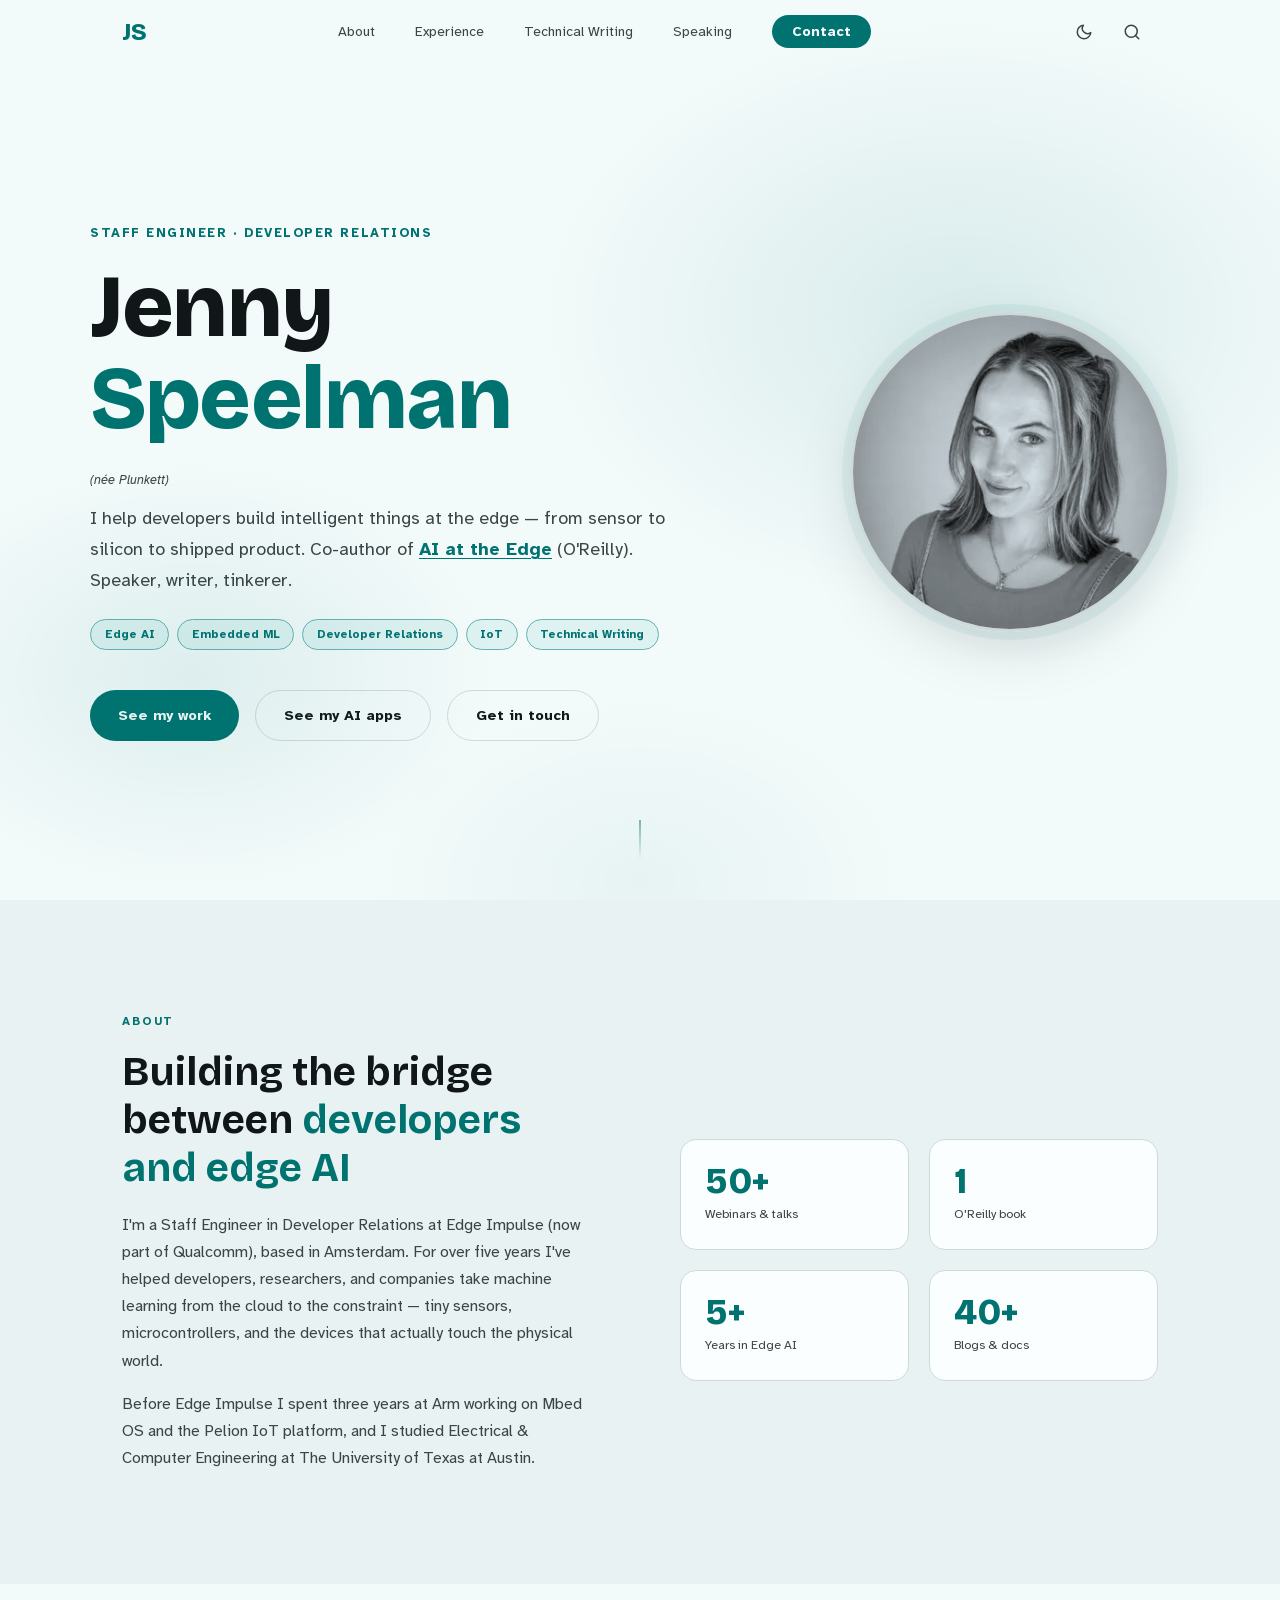
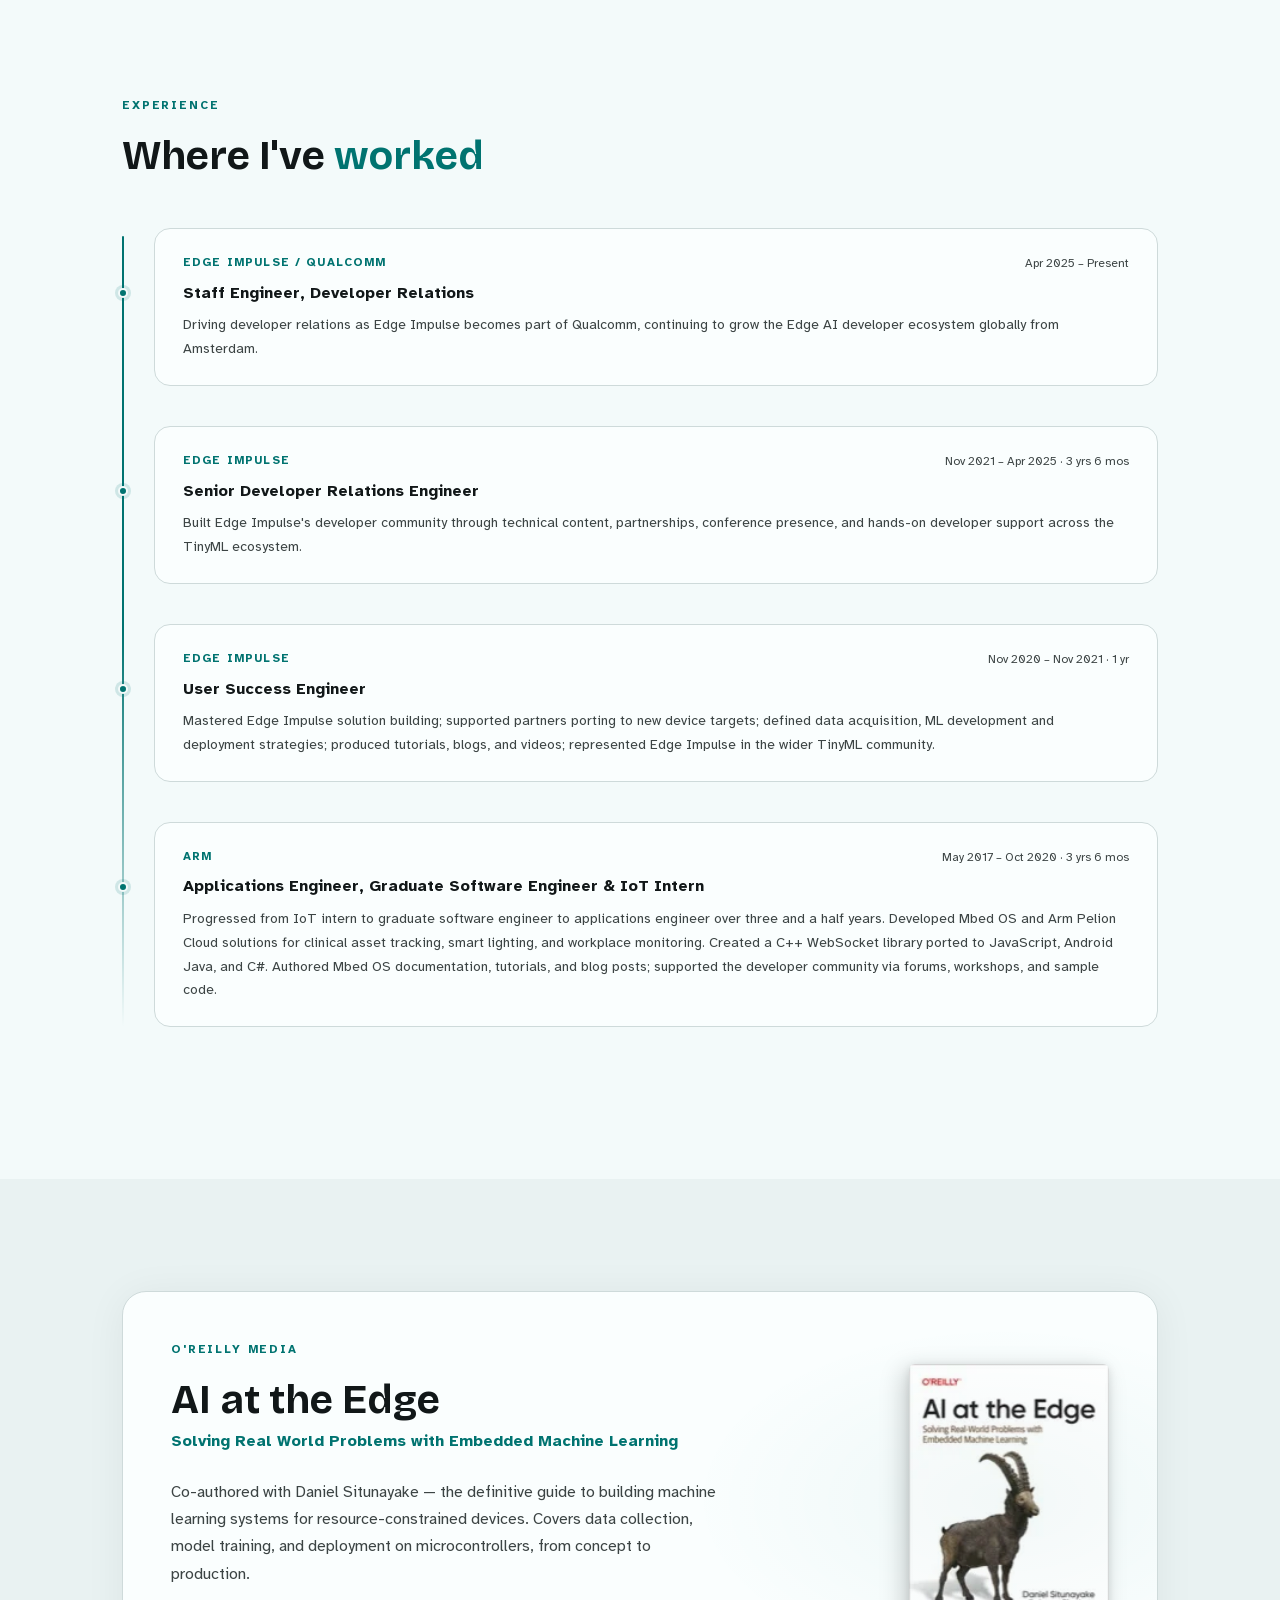
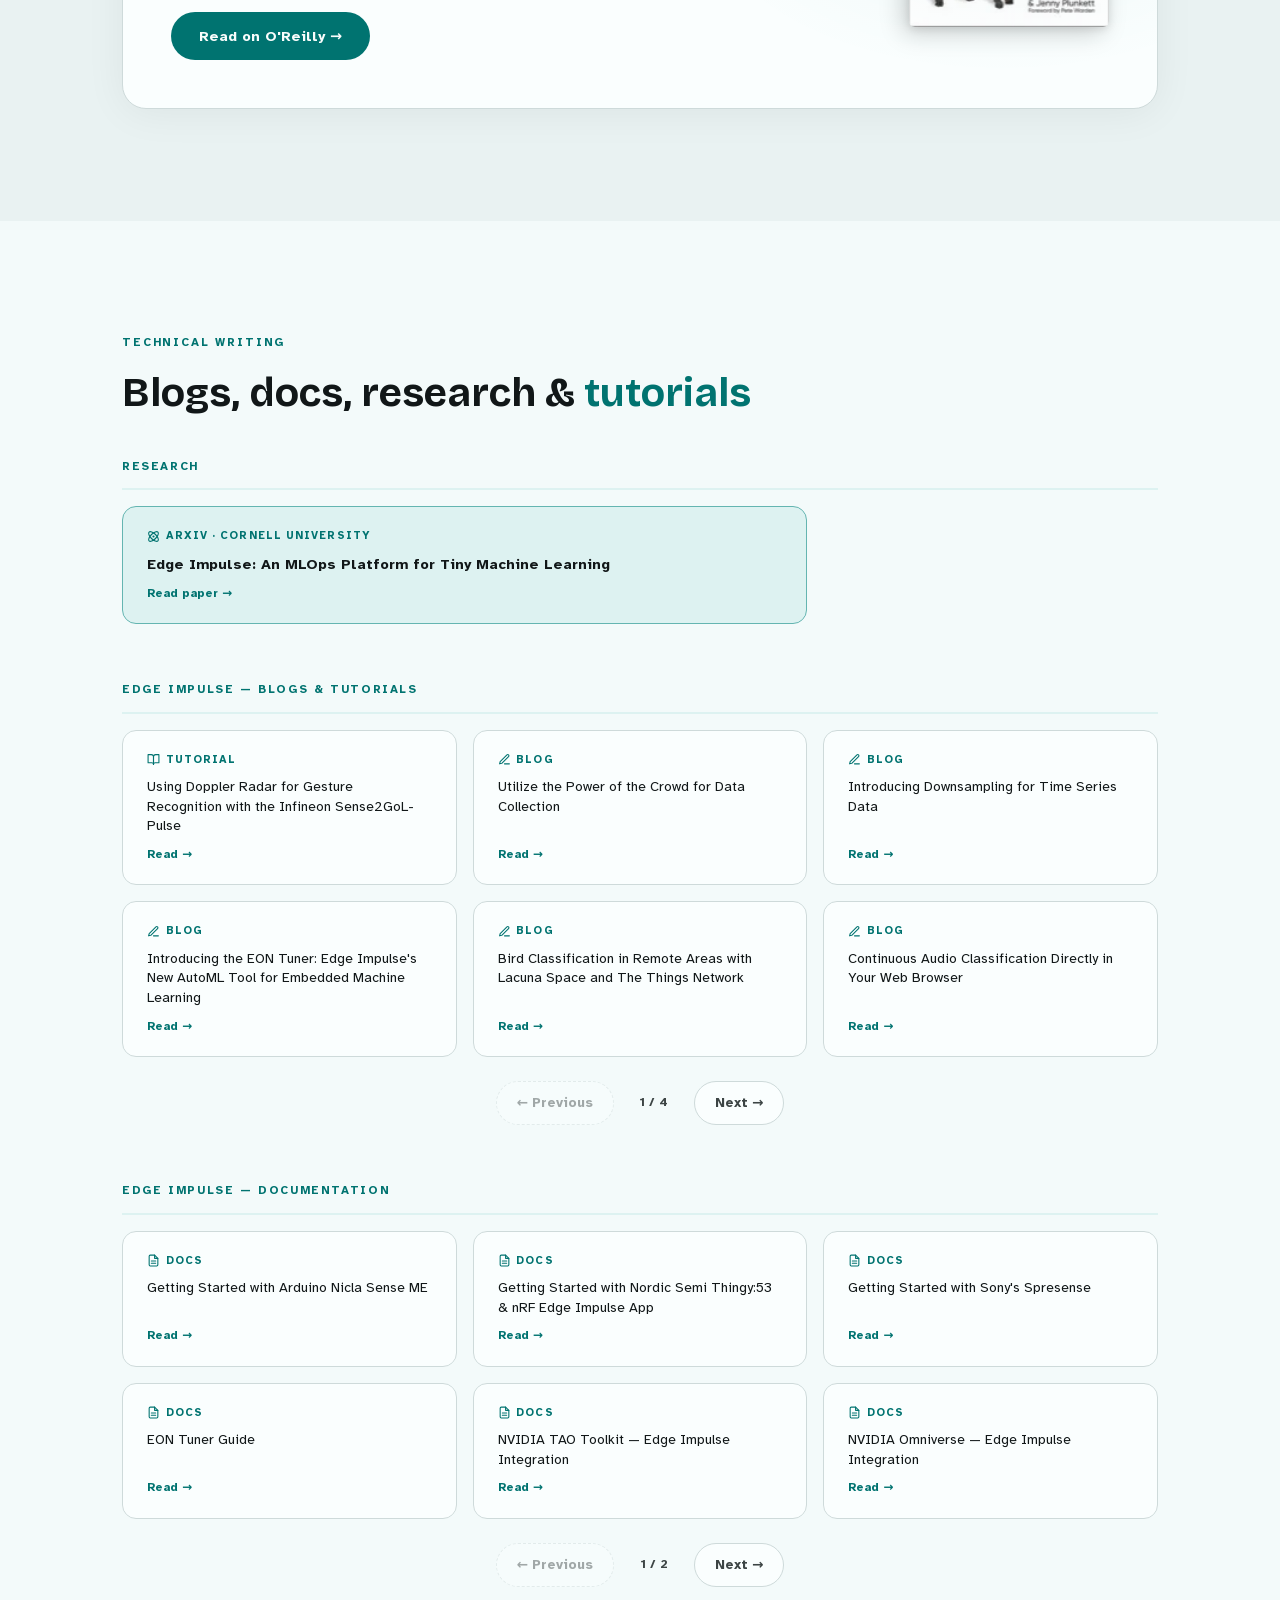
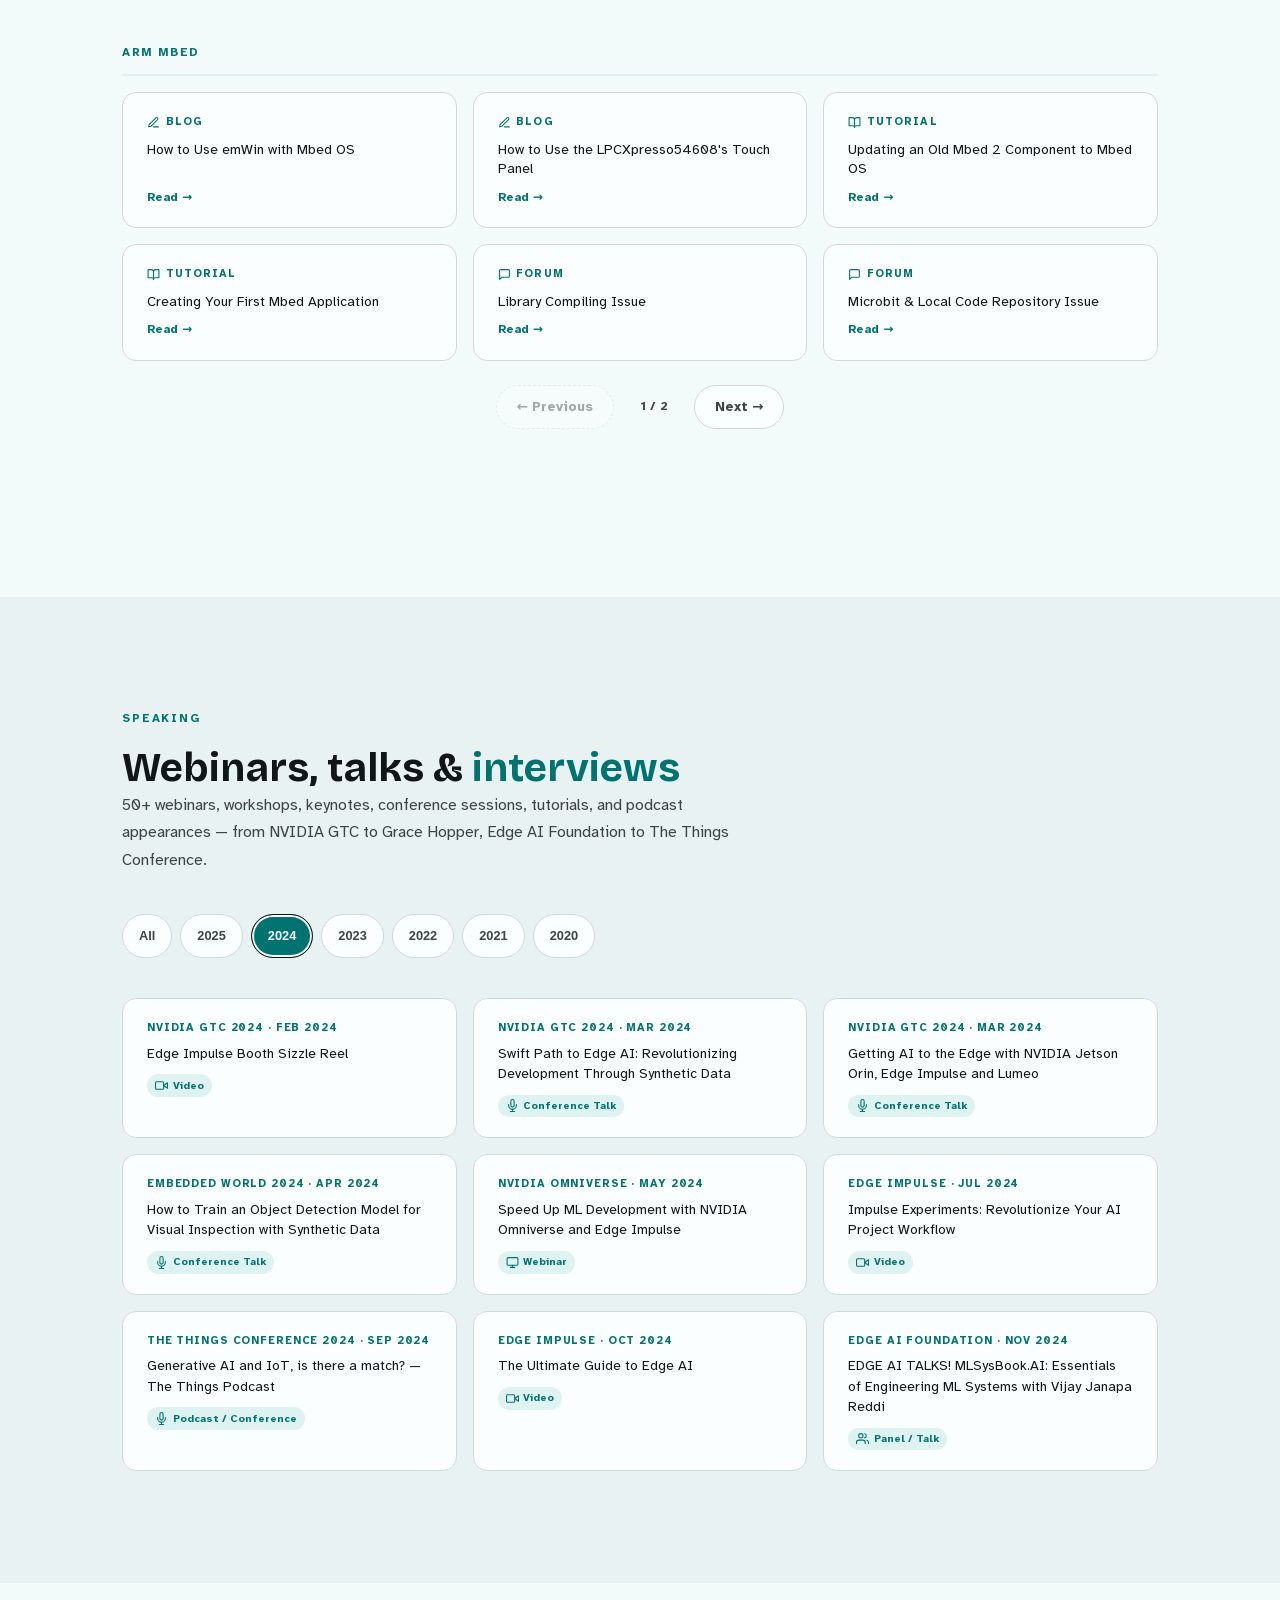
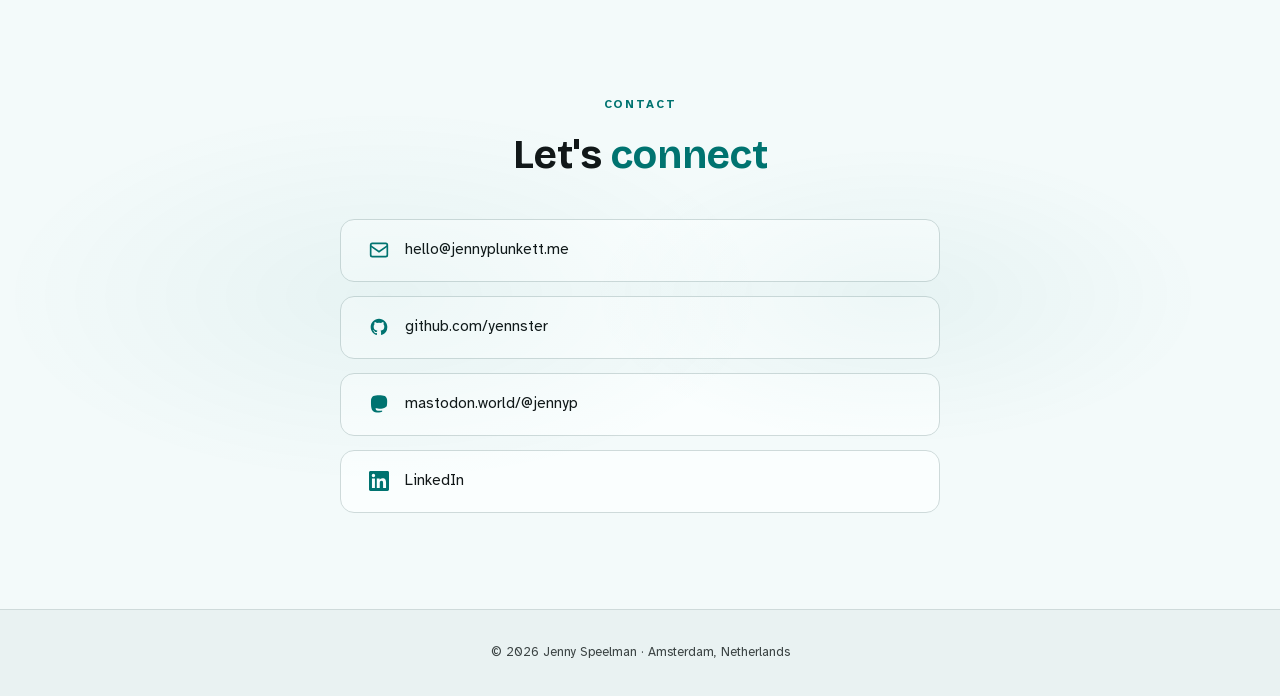
<file: index.html>
<!DOCTYPE html>
<html lang="en">
<head>
  <meta charset="UTF-8" />
  <meta name="viewport" content="width=device-width, initial-scale=1.0" />
  <title>Jenny Speelman — Staff Engineer, Developer Relations</title>
  <meta name="description" content="Jenny Speelman is a Staff Engineer in Developer Relations specializing in Edge AI, TinyML, and embedded machine learning. Co-author of AI at the Edge (O'Reilly)." />
  <!-- Open Graph -->
  <meta property="og:type" content="website" />
  <meta property="og:url" content="https://jennyplunkett.me/" />
  <meta property="og:title" content="Jenny Speelman — Staff Engineer, Developer Relations" />
  <meta property="og:description" content="Jenny Speelman is a Staff Engineer in Developer Relations specializing in Edge AI, TinyML, and embedded machine learning. Co-author of AI at the Edge (O'Reilly)." />
  <meta property="og:image" content="https://jennyplunkett.me/og-image.png" />
  <meta property="og:image:width" content="1200" />
  <meta property="og:image:height" content="630" />
  <meta property="og:image:alt" content="Jenny Speelman — Staff Engineer, Developer Relations" />
  <!-- Twitter Card -->
  <meta name="twitter:card" content="summary_large_image" />
  <meta name="twitter:title" content="Jenny Speelman — Staff Engineer, Developer Relations" />
  <meta name="twitter:description" content="Edge AI, embedded ML, and the future of intelligent hardware. Co-author of AI at the Edge (O'Reilly)." />
  <meta name="twitter:image" content="https://jennyplunkett.me/og-image.png" />

  <!-- Fonts are self-hosted under /fonts (see @font-face in assets/style.css).
       Preload the two most-used files to paint the hero with zero FOIT. -->
  <link rel="preload" as="font" type="font/woff2" href="fonts/bricolage-grotesque-vf-latin.woff2" crossorigin />
  <link rel="preload" as="font" type="font/woff2" href="fonts/atkinson-hyperlegible-400-normal-latin.woff2" crossorigin />
  <!-- Plausible fires the pageview early; preconnect shaves ~100ms. -->
  <link rel="preconnect" href="https://plausible.io" crossorigin />
  <!-- Preload the LCP image (hero photo). Browser picks the 1x/2x source per DPR. -->
  <link rel="preload" as="image" href="images/jenny-340.webp" type="image/webp" imagesrcset="images/jenny-340.webp 1x, images/jenny-680.webp 2x" fetchpriority="high" />
  <link rel="icon" type="image/svg+xml" href="favicon.svg" />
  <link rel="apple-touch-icon" sizes="180x180" href="apple-touch-icon.png" />
  <link rel="manifest" href="manifest.json" />
  <meta name="theme-color" content="#0d6b63" id="themeColorMeta" />
  <link rel="canonical" href="https://jennyplunkett.me/" />
  <!-- IndieWeb: rel="me" for identity verification across federated social -->
  <link rel="me" href="https://mastodon.world/@jennyp" />
  <link rel="me" href="https://github.com/yennster" />
  <link rel="me" href="https://www.linkedin.com/in/jennyplunkett" />

  <!-- Theme init: apply stored preference before CSS paints to avoid a flash.
       Kept inline and synchronous by design. -->
  <script>
    (function () {
      try {
        var stored = localStorage.getItem('theme');
        if (stored === 'light' || stored === 'dark') {
          document.documentElement.setAttribute('data-theme', stored);
        }
        var prefersDark = window.matchMedia && window.matchMedia('(prefers-color-scheme: dark)').matches;
        var active = stored || (prefersDark ? 'dark' : 'light');
        var meta = document.querySelector('meta[name="theme-color"]');
        if (meta) meta.setAttribute('content', active === 'dark' ? '#0b2725' : '#0d6b63');
      } catch (_) { /* localStorage may be disabled — fall back to CSS media query */ }
    })();
  </script>

  <link rel="stylesheet" href="assets/style.css" />

  <!-- Structured data: ProfilePage + Person + Book + ScholarlyArticle -->
  <script type="application/ld+json">
  {
    "@context": "https://schema.org",
    "@graph": [
      {
        "@type": "ProfilePage",
        "@id": "https://jennyplunkett.me/#profile",
        "mainEntity": { "@id": "https://jennyplunkett.me/#person" }
      },
      {
        "@type": "Person",
        "@id": "https://jennyplunkett.me/#person",
        "name": "Jenny Speelman",
        "alternateName": "Jenny Plunkett",
        "jobTitle": "Staff Engineer, Developer Relations",
        "description": "Staff Engineer in Developer Relations specializing in Edge AI, TinyML, and embedded machine learning. Co-author of AI at the Edge (O'Reilly).",
        "url": "https://jennyplunkett.me/",
        "image": "https://jennyplunkett.me/images/jenny-680.jpg",
        "knowsAbout": [
          "Edge AI",
          "TinyML",
          "Embedded Machine Learning",
          "Developer Relations",
          "Technical Writing",
          "IoT"
        ],
        "address": {
          "@type": "PostalAddress",
          "addressLocality": "Amsterdam",
          "addressCountry": "NL"
        },
        "alumniOf": {
          "@type": "CollegeOrUniversity",
          "name": "The University of Texas at Austin"
        },
        "worksFor": {
          "@type": "Organization",
          "name": "Edge Impulse / Qualcomm"
        },
        "sameAs": [
          "https://www.linkedin.com/in/jennyplunkett",
          "https://github.com/yennster",
          "https://mastodon.world/@jennyp",
          "https://www.oreilly.com/library/view/ai-at-the/9781098120191/"
        ]
      },
      {
        "@type": "Book",
        "@id": "https://jennyplunkett.me/#book-ai-at-the-edge",
        "name": "AI at the Edge",
        "alternateName": "AI at the Edge: Solving Real World Problems with Embedded Machine Learning",
        "bookFormat": "https://schema.org/Paperback",
        "isbn": "9781098120191",
        "inLanguage": "en",
        "datePublished": "2023-01-10",
        "url": "https://www.oreilly.com/library/view/ai-at-the/9781098120191/",
        "image": "https://jennyplunkett.me/images/book-cover-440.jpg",
        "author": [
          { "@type": "Person", "name": "Daniel Situnayake" },
          { "@id": "https://jennyplunkett.me/#person" }
        ],
        "publisher": {
          "@type": "Organization",
          "name": "O'Reilly Media"
        },
        "about": [
          "Edge AI",
          "TinyML",
          "Embedded Machine Learning",
          "Microcontrollers"
        ]
      },
      {
        "@type": "ScholarlyArticle",
        "@id": "https://arxiv.org/abs/2212.03332",
        "name": "Edge Impulse: An MLOps Platform for Tiny Machine Learning",
        "headline": "Edge Impulse: An MLOps Platform for Tiny Machine Learning",
        "datePublished": "2022-12-06",
        "url": "https://arxiv.org/abs/2212.03332",
        "publisher": {
          "@type": "Organization",
          "name": "arXiv, Cornell University"
        },
        "author": { "@id": "https://jennyplunkett.me/#person" }
      }
    ]
  }
  </script>

  <!-- Privacy-friendly analytics by Plausible — cookieless, no banner required. -->
  <script async src="https://plausible.io/js/pa--HY2cpyqkKJuL5luJgoFc.js"></script>
  <script>
    window.plausible=window.plausible||function(){(plausible.q=plausible.q||[]).push(arguments)},plausible.init=plausible.init||function(i){plausible.o=i||{}};
    plausible.init({ hashBasedRouting: true })
  </script>
</head>
<body>

  <!-- Skip link -->
  <a href="#main" class="skip-link">Skip to content</a>

  <!-- NAV -->
  <nav id="nav">
    <div class="nav-inner">
      <a href="#hero" class="nav-logo" aria-label="JS, home — Jenny Speelman">JS</a>
      <ul class="nav-links" id="navLinks">
        <li><a href="#about">About</a></li>
        <li><a href="#experience">Experience</a></li>
        <li><a href="#writing">Technical Writing</a></li>
        <li><a href="#speaking">Speaking</a></li>
        <li><a href="#contact" class="nav-cta">Contact</a></li>
      </ul>
      <div class="nav-actions">
        <button class="nav-theme" id="themeToggle" type="button" aria-label="Switch to dark mode" aria-pressed="false">
          <svg class="theme-icon theme-icon-sun" xmlns="http://www.w3.org/2000/svg" width="18" height="18" viewBox="0 0 24 24" fill="none" stroke="currentColor" stroke-width="2" stroke-linecap="round" stroke-linejoin="round" aria-hidden="true"><circle cx="12" cy="12" r="4"/><path d="M12 2v2M12 20v2M4.93 4.93l1.41 1.41M17.66 17.66l1.41 1.41M2 12h2M20 12h2M4.93 19.07l1.41-1.41M17.66 6.34l1.41-1.41"/></svg>
          <svg class="theme-icon theme-icon-moon" xmlns="http://www.w3.org/2000/svg" width="18" height="18" viewBox="0 0 24 24" fill="none" stroke="currentColor" stroke-width="2" stroke-linecap="round" stroke-linejoin="round" aria-hidden="true"><path d="M21 12.79A9 9 0 1 1 11.21 3 7 7 0 0 0 21 12.79z"/></svg>
        </button>
        <button class="nav-search" id="searchToggle" aria-label="Search (slash or Command K)">
          <svg xmlns="http://www.w3.org/2000/svg" width="18" height="18" viewBox="0 0 24 24" fill="none" stroke="currentColor" stroke-width="2" stroke-linecap="round" stroke-linejoin="round" aria-hidden="true"><circle cx="11" cy="11" r="8"/><line x1="21" y1="21" x2="16.65" y2="16.65"/></svg>
        </button>
        <button class="nav-burger" aria-label="Toggle menu" aria-expanded="false" aria-controls="navLinks">
          <span></span><span></span><span></span>
        </button>
      </div>
    </div>
  </nav>

  <!-- SEARCH OVERLAY -->
  <div id="searchOverlay" role="dialog" aria-modal="true" aria-labelledby="searchTitle" aria-hidden="true">
    <h2 id="searchTitle" class="sr-only">Search site</h2>
    <div class="search-header">
      <div class="container">
        <form class="search-input-wrap" id="searchForm" role="search" aria-label="Site search">
          <svg xmlns="http://www.w3.org/2000/svg" width="16" height="16" viewBox="0 0 24 24" fill="none" stroke="currentColor" stroke-width="2" stroke-linecap="round" stroke-linejoin="round" aria-hidden="true"><circle cx="11" cy="11" r="8"/><line x1="21" y1="21" x2="16.65" y2="16.65"/></svg>
          <input type="search" id="searchInput" placeholder="Search talks, writing…" aria-label="Search talks and writing" />
          <button type="button" id="searchClose" aria-label="Close search">
            <svg xmlns="http://www.w3.org/2000/svg" width="16" height="16" viewBox="0 0 24 24" fill="none" stroke="currentColor" stroke-width="2.5" stroke-linecap="round" aria-hidden="true"><line x1="18" y1="6" x2="6" y2="18"/><line x1="6" y1="6" x2="18" y2="18"/></svg>
          </button>
        </form>
      </div>
    </div>
    <div class="search-body">
      <div class="container">
        <div id="searchStatus" class="sr-only" aria-live="polite" aria-atomic="true"></div>
        <div id="searchResultsWriting"></div>
        <div id="searchResultsTalks"></div>
        <div id="searchNoResults" hidden>
          <p>No results found. Try a different keyword.</p>
        </div>
        <div id="searchEmpty">
          <p>Type to search across all writing and talks.</p>
        </div>
      </div>
    </div>
  </div>

  <main id="main">

  <!-- HERO -->
  <section id="hero" aria-labelledby="heroName">
    <div class="hero-inner">
      <div class="hero-text">
        <p class="hero-eyebrow">Staff Engineer · Developer Relations</p>
        <h1 id="heroName">Jenny<br><span class="accent">Speelman</span></h1>
        <p class="hero-nee">(<span lang="fr">née</span> Plunkett)</p>
        <p class="hero-sub">
          I help developers build intelligent things at the edge — from sensor to silicon to shipped product.
          Co-author of <em><a href="https://www.oreilly.com/library/view/ai-at-the/9781098120191/" target="_blank" rel="noopener">AI at the Edge</a></em> (O'Reilly). Speaker, writer, tinkerer.
        </p>
        <div class="hero-badges">
          <span class="badge">Edge AI</span>
          <span class="badge">Embedded ML</span>
          <span class="badge">Developer Relations</span>
          <span class="badge">IoT</span>
          <span class="badge">Technical Writing</span>
        </div>
        <div class="hero-ctas">
          <a href="#writing" class="btn btn-primary">See my work</a>
          <a href="https://www.jennyspeelman.dev/" target="_blank" rel="noopener" class="btn btn-ghost">See my AI apps</a>
          <a href="#contact" class="btn btn-ghost">Get in touch</a>
        </div>
      </div>
      <div class="hero-photo">
        <div class="photo-ring">
          <picture>
            <source type="image/webp" srcset="images/jenny-340.webp 1x, images/jenny-680.webp 2x" />
            <source type="image/jpeg" srcset="images/jenny-340.jpg 1x, images/jenny-680.jpg 2x" />
            <img src="images/jenny-340.jpg" alt="Jenny Speelman" width="340" height="340" fetchpriority="high" decoding="async" />
          </picture>
        </div>
        <div class="photo-blob"></div>
      </div>
    </div>
    <div class="hero-scroll-hint">
      <div class="scroll-line"></div>
    </div>
  </section>

  <!-- ABOUT -->
  <section id="about" aria-labelledby="aboutTitle">
    <div class="container">
      <div class="section-label">About</div>
      <div class="about-grid">
        <div class="about-text">
          <h2 id="aboutTitle">Building the bridge between <span class="accent">developers and edge AI</span></h2>
          <p>
            I'm a Staff Engineer in Developer Relations at Edge Impulse (now part of Qualcomm), based in Amsterdam.
            For over five years I've helped developers, researchers, and companies take machine learning from the cloud
            to the constraint — tiny sensors, microcontrollers, and the devices that actually touch the physical world.
          </p>
          <p>
            Before Edge Impulse I spent three years at Arm working on Mbed OS and the Pelion IoT platform, and I
            studied Electrical &amp; Computer Engineering at The University of Texas at Austin.
          </p>
        </div>
        <div class="about-stats">
          <div class="stat">
            <span class="stat-number">50+</span>
            <span class="stat-label">Webinars &amp; talks</span>
          </div>
          <div class="stat">
            <span class="stat-number">1</span>
            <span class="stat-label">O'Reilly book</span>
          </div>
          <div class="stat">
            <span class="stat-number">5+</span>
            <span class="stat-label">Years in Edge AI</span>
          </div>
          <div class="stat">
            <span class="stat-number">40+</span>
            <span class="stat-label">Blogs &amp; docs</span>
          </div>
        </div>
      </div>
    </div>
  </section>

  <!-- EXPERIENCE -->
  <section id="experience" aria-labelledby="experienceTitle">
    <div class="container">
      <div class="section-label">Experience</div>
      <h2 id="experienceTitle">Where I've <span class="accent">worked</span></h2>
      <div class="timeline">

        <div class="timeline-item">
          <div class="timeline-marker"></div>
          <div class="timeline-content">
            <div class="timeline-meta">
              <span class="timeline-company">Edge Impulse / Qualcomm</span>
              <span class="timeline-period">Apr 2025 – Present</span>
            </div>
            <h3>Staff Engineer, Developer Relations</h3>
            <p>Driving developer relations as Edge Impulse becomes part of Qualcomm, continuing to grow the Edge AI developer ecosystem globally from Amsterdam.</p>
          </div>
        </div>

        <div class="timeline-item">
          <div class="timeline-marker"></div>
          <div class="timeline-content">
            <div class="timeline-meta">
              <span class="timeline-company">Edge Impulse</span>
              <span class="timeline-period">Nov 2021 – Apr 2025 · 3 yrs 6 mos</span>
            </div>
            <h3>Senior Developer Relations Engineer</h3>
            <p>Built Edge Impulse's developer community through technical content, partnerships, conference presence, and hands-on developer support across the TinyML ecosystem.</p>
          </div>
        </div>

        <div class="timeline-item">
          <div class="timeline-marker"></div>
          <div class="timeline-content">
            <div class="timeline-meta">
              <span class="timeline-company">Edge Impulse</span>
              <span class="timeline-period">Nov 2020 – Nov 2021 · 1 yr</span>
            </div>
            <h3>User Success Engineer</h3>
            <p>Mastered Edge Impulse solution building; supported partners porting to new device targets; defined data acquisition, ML development and deployment strategies; produced tutorials, blogs, and videos; represented Edge Impulse in the wider TinyML community.</p>
          </div>
        </div>

        <div class="timeline-item">
          <div class="timeline-marker"></div>
          <div class="timeline-content">
            <div class="timeline-meta">
              <span class="timeline-company">Arm</span>
              <span class="timeline-period">May 2017 – Oct 2020 · 3 yrs 6 mos</span>
            </div>
            <h3>Applications Engineer, Graduate Software Engineer &amp; IoT Intern</h3>
            <p>Progressed from IoT intern to graduate software engineer to applications engineer over three and a half years. Developed Mbed OS and Arm Pelion Cloud solutions for clinical asset tracking, smart lighting, and workplace monitoring. Created a C++ WebSocket library ported to JavaScript, Android Java, and C#. Authored Mbed OS documentation, tutorials, and blog posts; supported the developer community via forums, workshops, and sample code.</p>
          </div>
        </div>

      </div>
    </div>
  </section>

  <!-- BOOK -->
  <section id="book" aria-labelledby="bookTitle">
    <div class="container">
      <div class="book-card">
        <div class="book-text">
          <div class="section-label">O'Reilly Media</div>
          <h2 id="bookTitle">AI at the Edge</h2>
          <p class="book-subtitle">Solving Real World Problems with Embedded Machine Learning</p>
          <p>Co-authored with Daniel Situnayake — the definitive guide to building machine learning systems for resource-constrained devices. Covers data collection, model training, and deployment on microcontrollers, from concept to production.</p>
          <a href="https://www.oreilly.com/library/view/ai-at-the/9781098120191/" target="_blank" rel="noopener" class="btn btn-primary">Read on O'Reilly →</a>
        </div>
        <div class="book-cover-img">
          <a href="https://www.oreilly.com/library/view/ai-at-the/9781098120191/" target="_blank" rel="noopener" class="book-cover-link">
            <picture>
              <source type="image/webp" srcset="images/book-cover-220.webp 1x, images/book-cover-440.webp 2x" />
              <source type="image/jpeg" srcset="images/book-cover-220.jpg 1x, images/book-cover-440.jpg 2x" />
              <img src="images/book-cover-220.jpg" alt="Book cover of AI at the Edge: Solving Real World Problems with Embedded Machine Learning, by Daniel Situnayake and Jenny Plunkett, published by O'Reilly Media." width="167" height="220" loading="lazy" decoding="async" />
            </picture>
          </a>
        </div>
      </div>
    </div>
  </section>

  <!-- TECHNICAL WRITING -->
  <section id="writing" aria-labelledby="writingTitle">
    <div class="container">
      <div class="section-label">Technical Writing</div>
      <h2 id="writingTitle">Blogs, docs, research &amp; <span class="accent2">tutorials</span></h2>

      <!-- arXiv / Research -->
      <div class="writing-group">
        <h3 class="writing-group-label">Research</h3>
        <div class="writing-grid">
          <a href="https://arxiv.org/abs/2212.03332" target="_blank" rel="noopener" class="writing-card writing-card--featured">
            <div class="writing-tag">arXiv · Cornell University</div>
            <h4>Edge Impulse: An MLOps Platform for Tiny Machine Learning</h4>
            <span class="writing-cta">Read paper →</span>
          </a>
        </div>
      </div>

      <!-- Edge Impulse Blogs -->
      <div class="writing-group">
        <h3 class="writing-group-label">Edge Impulse — Blogs &amp; Tutorials</h3>
        <div class="writing-grid">
          <a href="https://www.edgeimpulse.com/blog/infineon-sense2gol-pulse" target="_blank" rel="noopener" class="writing-card">
            <div class="writing-tag">Tutorial</div>
            <h4>Using Doppler Radar for Gesture Recognition with the Infineon Sense2GoL-Pulse</h4>
            <span class="writing-cta">Read →</span>
          </a>
          <a href="https://www.edgeimpulse.com/blog/utilize-the-power-of-the-crowd-for-data-collection" target="_blank" rel="noopener" class="writing-card">
            <div class="writing-tag">Blog</div>
            <h4>Utilize the Power of the Crowd for Data Collection</h4>
            <span class="writing-cta">Read →</span>
          </a>
          <a href="https://www.edgeimpulse.com/blog/introducing-downsampling-for-time-series-data" target="_blank" rel="noopener" class="writing-card">
            <div class="writing-tag">Blog</div>
            <h4>Introducing Downsampling for Time Series Data</h4>
            <span class="writing-cta">Read →</span>
          </a>
          <a href="https://www.edgeimpulse.com/blog/introducing-the-eon-tuner-edge-impulses-new-automl-tool-for-embedded-machine-learning" target="_blank" rel="noopener" class="writing-card">
            <div class="writing-tag">Blog</div>
            <h4>Introducing the EON Tuner: Edge Impulse's New AutoML Tool for Embedded Machine Learning</h4>
            <span class="writing-cta">Read →</span>
          </a>
          <a href="https://www.edgeimpulse.com/blog/bird-classification-lacuna-space" target="_blank" rel="noopener" class="writing-card">
            <div class="writing-tag">Blog</div>
            <h4>Bird Classification in Remote Areas with Lacuna Space and The Things Network</h4>
            <span class="writing-cta">Read →</span>
          </a>
          <a href="https://www.edgeimpulse.com/blog/continuous-audio-classification-directly-in-your-web-browser" target="_blank" rel="noopener" class="writing-card">
            <div class="writing-tag">Blog</div>
            <h4>Continuous Audio Classification Directly in Your Web Browser</h4>
            <span class="writing-cta">Read →</span>
          </a>
          <a href="https://www.edgeimpulse.com/blog/announcing-support-for-the-sony-spresense" target="_blank" rel="noopener" class="writing-card">
            <div class="writing-tag">Blog</div>
            <h4>Announcing Support for Sony's Spresense Microcontroller</h4>
            <span class="writing-cta">Read →</span>
          </a>
          <a href="https://www.edgeimpulse.com/blog/unleash-the-power-of-lte-mnb-iot-and-edge-ai-with-the-nrf9160-dk" target="_blank" rel="noopener" class="writing-card">
            <div class="writing-tag">Blog</div>
            <h4>Unleash the Power of LTE-M/NB-IoT &amp; Edge AI with the nRF9160 DK</h4>
            <span class="writing-cta">Read →</span>
          </a>
          <a href="https://www.edgeimpulse.com/blog/announcing-official-support-for-the-silicon-labs-xg24-dev-kit" target="_blank" rel="noopener" class="writing-card">
            <div class="writing-tag">Blog</div>
            <h4>Announcing Official Support for the Silicon Labs xG24 Dev Kit</h4>
            <span class="writing-cta">Read →</span>
          </a>
          <a href="https://www.edgeimpulse.com/blog/showcase-your-public-projects-with-markdown-readmes" target="_blank" rel="noopener" class="writing-card">
            <div class="writing-tag">Blog</div>
            <h4>Showcase Your Public Projects with Markdown READMEs</h4>
            <span class="writing-cta">Read →</span>
          </a>
          <a href="https://www.edgeimpulse.com/blog/advanced-anomaly-detection-with-feature-importance" target="_blank" rel="noopener" class="writing-card">
            <div class="writing-tag">Blog</div>
            <h4>Advanced Anomaly Detection with Feature Importance</h4>
            <span class="writing-cta">Read →</span>
          </a>
          <a href="https://www.edgeimpulse.com/blog/3-ways-to-do-ai-assisted-labeling-for-object-detection" target="_blank" rel="noopener" class="writing-card">
            <div class="writing-tag">Blog</div>
            <h4>3 Ways to Do AI-Assisted Labeling for Object Detection</h4>
            <span class="writing-cta">Read →</span>
          </a>
          <a href="https://www.edgeimpulse.com/blog/rapidly-develop-machine-learning-models-for-edge-applications-over-ble" target="_blank" rel="noopener" class="writing-card">
            <div class="writing-tag">Blog</div>
            <h4>Rapidly Develop Machine Learning Models for Edge Applications Over BLE</h4>
            <span class="writing-cta">Read →</span>
          </a>
          <a href="https://www.edgeimpulse.com/blog/announcing-official-support-for-the-arduino-nicla-sense-me" target="_blank" rel="noopener" class="writing-card">
            <div class="writing-tag">Blog</div>
            <h4>Announcing Official Support for the Arduino Nicla Sense ME</h4>
            <span class="writing-cta">Read →</span>
          </a>
          <a href="https://www.edgeimpulse.com/blog/announcing-official-support-for-the-infineon-cy8ckit-062s2-pioneer-kit" target="_blank" rel="noopener" class="writing-card">
            <div class="writing-tag">Blog</div>
            <h4>Announcing Official Support for the Infineon CY8CKIT-062S2 Pioneer Kit</h4>
            <span class="writing-cta">Read →</span>
          </a>
          <a href="https://www.edgeimpulse.com/blog/bring-your-own-model-into-edge-impulse-with-onnx" target="_blank" rel="noopener" class="writing-card">
            <div class="writing-tag">Blog</div>
            <h4>Bring Your Own Model Into Edge Impulse with ONNX</h4>
            <span class="writing-cta">Read →</span>
          </a>
          <a href="https://www.edgeimpulse.com/blog/rapidly-detect-changes-in-your-environment-with-edge-impulse-and-nordic-thingy91" target="_blank" rel="noopener" class="writing-card">
            <div class="writing-tag">Blog</div>
            <h4>Rapidly Detect Changes in Your Environment with Edge Impulse and Nordic Thingy:91</h4>
            <span class="writing-cta">Read →</span>
          </a>
          <a href="https://www.edgeimpulse.com/blog/solving-real-world-problems-with-embedded-machine-learning-ai-at-the-edge-by-daniel-situnayake-and-jenny-plunkett" target="_blank" rel="noopener" class="writing-card">
            <div class="writing-tag">Blog</div>
            <h4>Solving Real World Problems with Embedded Machine Learning: "AI at the Edge"</h4>
            <span class="writing-cta">Read →</span>
          </a>
          <a href="https://developer.nvidia.com/blog/how-to-train-an-object-detection-model-for-visual-inspection-with-synthetic-data/" target="_blank" rel="noopener" class="writing-card">
            <div class="writing-tag">Blog · NVIDIA</div>
            <h4>How to Train an Object Detection Model for Visual Inspection with Synthetic Data</h4>
            <span class="writing-cta">Read →</span>
          </a>
          <a href="https://www.edgeimpulse.com/blog/unlock-greater-data-flexibility-ingest-tabular-data/" target="_blank" rel="noopener" class="writing-card">
            <div class="writing-tag">Blog</div>
            <h4>Unlock Greater Data Flexibility: Ingest Tabular Data</h4>
            <span class="writing-cta">Read →</span>
          </a>
          <a href="https://www.edgeimpulse.com/blog/patchcore-boosts-visual-anomaly-detection-in-edge-impulse/" target="_blank" rel="noopener" class="writing-card">
            <div class="writing-tag">Blog</div>
            <h4>PatchCore Boosts Visual Anomaly Detection in Edge Impulse</h4>
            <span class="writing-cta">Read →</span>
          </a>
          <a href="https://edgeimpulse.com/blog/impulse-experiments-revolutionize-your-ai-project-workflow/" target="_blank" rel="noopener" class="writing-card">
            <div class="writing-tag">Blog</div>
            <h4>Impulse Experiments: Revolutionize Your AI Project Workflow</h4>
            <span class="writing-cta">Read →</span>
          </a>
          <a href="https://www.edgeimpulse.com/blog/how-to-use-usd-assets-for-any-edge-ai-use-case-with-nvidia-omniverse/" target="_blank" rel="noopener" class="writing-card">
            <div class="writing-tag">Blog</div>
            <h4>How to Use USD Assets for Any Edge AI Use Case with NVIDIA Omniverse</h4>
            <span class="writing-cta">Read →</span>
          </a>
        </div>
      </div>

      <!-- Edge Impulse Docs -->
      <div class="writing-group">
        <h3 class="writing-group-label">Edge Impulse — Documentation</h3>
        <div class="writing-grid">
          <a href="https://docs.edgeimpulse.com/docs/development-platforms/officially-supported-mcu-targets/arduino-nicla-sense-me" target="_blank" rel="noopener" class="writing-card">
            <div class="writing-tag">Docs</div>
            <h4>Getting Started with Arduino Nicla Sense ME</h4>
            <span class="writing-cta">Read →</span>
          </a>
          <a href="https://docs.edgeimpulse.com/docs/development-platforms/officially-supported-mcu-targets/nordic-semi-thingy53" target="_blank" rel="noopener" class="writing-card">
            <div class="writing-tag">Docs</div>
            <h4>Getting Started with Nordic Semi Thingy:53 &amp; nRF Edge Impulse App</h4>
            <span class="writing-cta">Read →</span>
          </a>
          <a href="https://docs.edgeimpulse.com/docs/sony-spresense" target="_blank" rel="noopener" class="writing-card">
            <div class="writing-tag">Docs</div>
            <h4>Getting Started with Sony's Spresense</h4>
            <span class="writing-cta">Read →</span>
          </a>
          <a href="https://docs.edgeimpulse.com/docs/eon-tuner" target="_blank" rel="noopener" class="writing-card">
            <div class="writing-tag">Docs</div>
            <h4>EON Tuner Guide</h4>
            <span class="writing-cta">Read →</span>
          </a>
          <a href="https://docs.edgeimpulse.com/docs/integrations/nvidia-tao" target="_blank" rel="noopener" class="writing-card">
            <div class="writing-tag">Docs</div>
            <h4>NVIDIA TAO Toolkit — Edge Impulse Integration</h4>
            <span class="writing-cta">Read →</span>
          </a>
          <a href="https://docs.edgeimpulse.com/docs/integrations/nvidia-omniverse" target="_blank" rel="noopener" class="writing-card">
            <div class="writing-tag">Docs</div>
            <h4>NVIDIA Omniverse — Edge Impulse Integration</h4>
            <span class="writing-cta">Read →</span>
          </a>
          <a href="https://docs.edgeimpulse.com/docs/edge-impulse-studio/data-acquisition/tabular-data" target="_blank" rel="noopener" class="writing-card">
            <div class="writing-tag">Docs</div>
            <h4>Tabular Data (Pre-processed &amp; Non-time-series)</h4>
            <span class="writing-cta">Read →</span>
          </a>
          <a href="https://docs.edgeimpulse.com/docs/edge-impulse-studio/learning-blocks/visual-anomaly-detection" target="_blank" rel="noopener" class="writing-card">
            <div class="writing-tag">Docs</div>
            <h4>Visual Anomaly Detection (FOMO-AD)</h4>
            <span class="writing-cta">Read →</span>
          </a>
        </div>
      </div>

      <!-- Arm Mbed -->
      <div class="writing-group">
        <h3 class="writing-group-label">Arm Mbed</h3>
        <div class="writing-grid">
          <a href="https://os.mbed.com/blog/entry/How-to-use-emWin-with-Mbed-OS/" target="_blank" rel="noopener" class="writing-card">
            <div class="writing-tag">Blog</div>
            <h4>How to Use emWin with Mbed OS</h4>
            <span class="writing-cta">Read →</span>
          </a>
          <a href="https://os.mbed.com/blog/entry/How-to-LPCXpresso54608-touch-panel/" target="_blank" rel="noopener" class="writing-card">
            <div class="writing-tag">Blog</div>
            <h4>How to Use the LPCXpresso54608's Touch Panel</h4>
            <span class="writing-cta">Read →</span>
          </a>
          <a href="https://os.mbed.com/users/jplunkett/notebook/updating-component-to-mbed-os/" target="_blank" rel="noopener" class="writing-card">
            <div class="writing-tag">Tutorial</div>
            <h4>Updating an Old Mbed 2 Component to Mbed OS</h4>
            <span class="writing-cta">Read →</span>
          </a>
          <a href="https://os.mbed.com/users/jplunkett/notebook/first-mbed-application/" target="_blank" rel="noopener" class="writing-card">
            <div class="writing-tag">Tutorial</div>
            <h4>Creating Your First Mbed Application</h4>
            <span class="writing-cta">Read →</span>
          </a>
          <a href="https://os.mbed.com/questions/82191/mbed-http-compile-fail/" target="_blank" rel="noopener" class="writing-card">
            <div class="writing-tag">Forum</div>
            <h4>Library Compiling Issue</h4>
            <span class="writing-cta">Read →</span>
          </a>
          <a href="https://os.mbed.com/questions/82107/How-do-I-manage-the-code-in-my-local-rep/" target="_blank" rel="noopener" class="writing-card">
            <div class="writing-tag">Forum</div>
            <h4>Microbit &amp; Local Code Repository Issue</h4>
            <span class="writing-cta">Read →</span>
          </a>
          <a href="https://os.mbed.com/questions/82092/How-to-get-led-to-blink-and-print-times-/" target="_blank" rel="noopener" class="writing-card">
            <div class="writing-tag">Forum</div>
            <h4>Beginning Developer Notes &amp; Advice</h4>
            <span class="writing-cta">Read →</span>
          </a>
          <a href="https://os.mbed.com/questions/81824/offline-API-document/" target="_blank" rel="noopener" class="writing-card">
            <div class="writing-tag">Forum</div>
            <h4>How to View API Docs Offline</h4>
            <span class="writing-cta">Read →</span>
          </a>
        </div>
      </div>

    </div>
  </section>

  <!-- TALKS & WEBINARS -->
  <section id="speaking" aria-labelledby="talksTitle">
    <div class="container">
      <div class="section-label">Speaking</div>
      <h2 id="talksTitle">Webinars, talks &amp; <span class="accent2">interviews</span></h2>
      <p class="section-intro">50+ webinars, workshops, keynotes, conference sessions, tutorials, and podcast appearances — from NVIDIA GTC to Grace Hopper, Edge AI Foundation to The Things Conference.</p>

      <div class="year-filter" id="yearFilter" role="group" aria-label="Filter talks by year">
        <button class="year-btn" data-year="all" aria-pressed="false">All</button>
        <button class="year-btn" data-year="2025" aria-pressed="false">2025</button>
        <button class="year-btn active" data-year="2024" aria-pressed="true">2024</button>
        <button class="year-btn" data-year="2023" aria-pressed="false">2023</button>
        <button class="year-btn" data-year="2022" aria-pressed="false">2022</button>
        <button class="year-btn" data-year="2021" aria-pressed="false">2021</button>
        <button class="year-btn" data-year="2020" aria-pressed="false">2020</button>
      </div>

      <div class="talks-grid" id="talksGrid">

        <!-- 2020 -->
        <a href="https://www.element14.com/community/events/5674/l/introduction-to-tinyml-by-edge-impulse" target="_blank" rel="noopener" class="talk-card" data-year="2020">
          <div class="talk-meta">Element14 · Dec 2020</div>
          <h3>Introduction to TinyML by Edge Impulse</h3>
          <span class="talk-type">Webinar <span aria-hidden="true">· 🏆</span> <span class="sr-only">Award:</span>Favourite Webinar of Year 2020</span>
        </a>

        <!-- 2021 -->
        <a href="https://www.youtube.com/watch?v=eOF3NA0Me7Q" target="_blank" rel="noopener" class="talk-card" data-year="2021">
          <div class="talk-meta">Arm Innovation Coffee Chat · Jan 2021</div>
          <h3>Interview with Zach Shelby, Pete Warden, Alessandro Grande &amp; Robert Wolff</h3>
          <span class="talk-type">Interview</span>
        </a>

        <a href="https://event.on24.com/eventRegistration/EventLobbyServlet?target=reg20.jsp&mode=login&loginemail=o-loera%40ti.com&eventid=2996419&sessionid=1&key=30161E260D75AB000445DD4A5C855DEE&regTag=&V2=false&sourcepage=register" target="_blank" rel="noopener" class="talk-card" data-year="2021">
          <div class="talk-meta">Texas Instruments University · Feb 2021</div>
          <h3>Embedded Machine Learning with TI LaunchPad™ Development Kits &amp; Edge Impulse</h3>
          <span class="talk-type">Webinar</span>
        </a>

        <a href="https://www.element14.com/community/events/5761/l/thunderboard-workshop-industrial-grade-tinyml-applications-with-silicon-labs-and-edge-impulse" target="_blank" rel="noopener" class="talk-card" data-year="2021">
          <div class="talk-meta">Element14 · Mar 2021</div>
          <h3>Industrial-Grade TinyML Applications with Silicon Labs and Edge Impulse</h3>
          <span class="talk-type">Workshop</span>
        </a>

        <a href="https://www.youtube.com/watch?v=_T6h3Jmq2Yk" target="_blank" rel="noopener" class="talk-card" data-year="2021">
          <div class="talk-meta">Embedded Vision Summit · May 2021</div>
          <h3>High-Speed Object Detection with Jetson Nano and Edge Impulse</h3>
          <span class="talk-type">Conference Talk</span>
        </a>

        <a href="https://register.gotowebinar.com/register/4941644376358448396" target="_blank" rel="noopener" class="talk-card" data-year="2021">
          <div class="talk-meta">Arrow Festival · Jun 2021</div>
          <h3>Deep-dive: Build Industrial-Grade Embedded Applications In Days, Not Months, with Edge Impulse and Silicon Labs</h3>
          <span class="talk-type">Webinar</span>
        </a>

        <a href="https://register.gotowebinar.com/register/1871782622855797262" target="_blank" rel="noopener" class="talk-card" data-year="2021">
          <div class="talk-meta">Arrow Festival · Jun 2021</div>
          <h3>Tech Snack: Build Industrial-Grade Embedded Applications In Days, Not Months, with Edge Impulse and Silicon Labs</h3>
          <span class="talk-type">Webinar</span>
        </a>

        <a href="https://youtu.be/OI9AymVUU_4" target="_blank" rel="noopener" class="talk-card" data-year="2021">
          <div class="talk-meta">Tutorial · Jun 2021</div>
          <h3>Connecting Sony's Spresense to Edge Impulse</h3>
          <span class="talk-type">Tutorial</span>
        </a>

        <a href="http://www.embeddedonlineconference.com/workshop/Learning_how_to_Deliver_AI_Solution_In_Days_Not_Months" target="_blank" rel="noopener" class="talk-card" data-year="2021">
          <div class="talk-meta">Embedded Online Conference · Jul 2021</div>
          <h3>Learning How to Deliver AI Solutions In Days, Not Months with Sony's Spresense</h3>
          <span class="talk-type">Workshop</span>
        </a>

        <a href="https://www.youtube.com/watch?v=_Ozui1kkOyo" target="_blank" rel="noopener" class="talk-card" data-year="2021">
          <div class="talk-meta">Interview · Jul 2021</div>
          <h3>Edge Impulse Embedded Machine Learning AMA</h3>
          <span class="talk-type">Interview / AMA</span>
        </a>

        <a href="https://www.youtube.com/watch?v=ipPLZNkAI0Y" target="_blank" rel="noopener" class="talk-card" data-year="2021">
          <div class="talk-meta">Hackster · Aug 2021</div>
          <h3>Supercharge Your Products with Sony's Spresense &amp; Edge Impulse Embedded ML</h3>
          <span class="talk-type">Webinar</span>
        </a>

        <a href="https://www.youtube.com/watch?v=_MX_XjyYMcQ" target="_blank" rel="noopener" class="talk-card" data-year="2021">
          <div class="talk-meta">Hackster Café · Aug 2021</div>
          <h3>Jenny Plunkett on Edge Impulse + Sony's Spresense</h3>
          <span class="talk-type">Interview</span>
        </a>

        <a href="https://youtu.be/2hOvUUhlngs" target="_blank" rel="noopener" class="talk-card" data-year="2021">
          <div class="talk-meta">Tutorial · Oct 2021</div>
          <h3>Getting Started with Edge Impulse and Sony's Spresense</h3>
          <span class="talk-type">Tutorial</span>
        </a>

        <a href="https://www.dsponlineconference.com/session/Real_Life_Embedded_ML_plus_The_AI_Powered_Nose" target="_blank" rel="noopener" class="talk-card" data-year="2021">
          <div class="talk-meta">DSP Online Conference · Oct 2021</div>
          <h3>Real Life Embedded ML + The AI-Powered Nose</h3>
          <span class="talk-type">Conference Talk</span>
        </a>

        <a href="https://www.youtube.com/watch?v=gw1E5JZTim0" target="_blank" rel="noopener" class="talk-card" data-year="2021">
          <div class="talk-meta">Google TensorFlow · Nov 2021</div>
          <h3>TensorFlow ML Community Day: Building Machine Learning Models with Edge Impulse</h3>
          <span class="talk-type">Conference Talk</span>
        </a>

        <a href="https://register.gotowebinar.com/register/4284862102840899596?source=IoTCMC" target="_blank" rel="noopener" class="talk-card" data-year="2021">
          <div class="talk-meta">IoT Central &amp; Arduino PRO · Nov 2021</div>
          <h3>Factory 4.0: ML-Powered Manufacturing Workshop</h3>
          <span class="talk-type">Workshop</span>
        </a>

        <a href="https://cfsummit.vconfex.com/event/adobe-coldfusion-summit-2021_/1290?redirect=1#category=6&module=28150" target="_blank" rel="noopener" class="talk-card" data-year="2021">
          <div class="talk-meta">Adobe ColdFusion Summit · Dec 2021</div>
          <h3>The Dawn of Machine Learning, AI and You</h3>
          <span class="talk-type">Conference Talk</span>
        </a>

        <!-- 2022 -->
        <a href="https://forums.tinyml.org/t/tinyml-talks-on-february-15-2022-advanced-anomaly-detection-made-easy-by-jenny-plunkett/776" target="_blank" rel="noopener" class="talk-card" data-year="2022">
          <div class="talk-meta">tinyML Talks · Feb 2022</div>
          <h3>Advanced Anomaly Detection Made Easy</h3>
          <span class="talk-type">Conference Talk</span>
        </a>

        <a href="https://community.element14.com/learn/events/c/e/1575" target="_blank" rel="noopener" class="talk-card" data-year="2022">
          <div class="talk-meta">Element14 · Feb 2022</div>
          <h3>Machine Learning &amp; Sensor Fusion Make Smart Cities, Smarter!</h3>
          <span class="talk-type">Webinar</span>
        </a>

        <a href="https://danishsoundcluster.dk/edge-impulse-for-consumer-audio-applications/" target="_blank" rel="noopener" class="talk-card" data-year="2022">
          <div class="talk-meta">Danish Sound Cluster · Apr 2022</div>
          <h3>Edge Impulse for Consumer Audio Applications</h3>
          <span class="talk-type">Webinar</span>
        </a>

        <a href="https://www.iotcentral.io/videos/classify-non-human-voice-audio-for-automation-and-embedded-ml" target="_blank" rel="noopener" class="talk-card" data-year="2022">
          <div class="talk-meta">IoT Central · Apr 2022</div>
          <h3>Classify Non-Human Voice Audio for Automation and Embedded Machine Learning</h3>
          <span class="talk-type">Webinar</span>
        </a>

        <a href="https://www.youtube.com/watch?v=S4JZ7rZSmIs" target="_blank" rel="noopener" class="talk-card" data-year="2022">
          <div class="talk-meta">Embedded Vision Summit · Apr 2022</div>
          <h3>Deep Dive Session Interview: Edge Impulse</h3>
          <span class="talk-type">Interview</span>
        </a>

        <a href="https://www.iotcentral.io/videos/create-real-time-object-detection-on-low-power-microcontrollers" target="_blank" rel="noopener" class="talk-card" data-year="2022">
          <div class="talk-meta">IoT Central · May 2022</div>
          <h3>Create Real-Time Object Detection on Low-Power Microcontrollers</h3>
          <span class="talk-type">Webinar</span>
        </a>

        <a href="https://embeddedvisionsummit.com/edge-impulse-deep-dive/" target="_blank" rel="noopener" class="talk-card" data-year="2022">
          <div class="talk-meta">Embedded Vision Summit · May 2022</div>
          <h3>Edge Impulse Deep Dive Session — FOMO: Real-Time Object Detection on Low-Power Microcontrollers</h3>
          <span class="talk-type">Conference Talk</span>
        </a>

        <a href="https://danishsoundcluster.dk/keyword-detection-esp32/" target="_blank" rel="noopener" class="talk-card" data-year="2022">
          <div class="talk-meta">Danish Sound Cluster · Jun 2022</div>
          <h3>Keyword Detection ESP32 Workshop</h3>
          <span class="talk-type">Workshop</span>
        </a>

        <a href="https://www.edge-ai-vision.com/2022/09/edge-impulse-demonstration-of-screw-and-washer-detection-with-fomo/" target="_blank" rel="noopener" class="talk-card" data-year="2022">
          <div class="talk-meta">Embedded Vision Summit · Jun 2022</div>
          <h3>Edge Impulse Demonstration of Screw and Washer Detection with FOMO</h3>
          <span class="talk-type">Demo</span>
        </a>

        <a href="https://www.edge-ai-vision.com/2022/09/edge-impulse-demonstration-of-wildlife-monitoring-with-sony-spresense/" target="_blank" rel="noopener" class="talk-card" data-year="2022">
          <div class="talk-meta">Embedded Vision Summit · Jun 2022</div>
          <h3>Edge Impulse Demonstration of Wildlife Monitoring with Sony Spresense</h3>
          <span class="talk-type">Demo</span>
        </a>

        <a href="https://www.youtube.com/watch?v=dj-2T8DVtSg" target="_blank" rel="noopener" class="talk-card" data-year="2022">
          <div class="talk-meta">Tutorial · Jun 2022</div>
          <h3>Getting Started with the Arduino Nicla Sense ME and Edge Impulse</h3>
          <span class="talk-type">Tutorial</span>
        </a>

        <a href="https://www.youtube.com/watch?v=ponZ2ahE3uQ" target="_blank" rel="noopener" class="talk-card" data-year="2022">
          <div class="talk-meta">Ask Me Anything · Jul 2022</div>
          <h3>Edge Impulse MLOps AMA</h3>
          <span class="talk-type">Interview / AMA</span>
        </a>

        <a href="https://register.gotowebinar.com/register/5240104617063188491" target="_blank" rel="noopener" class="talk-card" data-year="2022">
          <div class="talk-meta">Edge AI + Vision Alliance · Aug 2022</div>
          <h3>Edge Impulse's FOMO Technology and Sony's Computer Vision Platform: A Compelling Combination</h3>
          <span class="talk-type">Webinar</span>
        </a>

        <a href="https://www.topionetworks.com/events/62ed4424a20d485bb2dca42a" target="_blank" rel="noopener" class="talk-card" data-year="2022">
          <div class="talk-meta">Topio Networks · Aug 2022</div>
          <h3>Deploying Vision-Based Models on Highly Constrained Devices</h3>
          <span class="talk-type">Conference Talk</span>
        </a>

        <a href="https://ghc.anitab.org/ghc-22-agenda/" target="_blank" rel="noopener" class="talk-card" data-year="2022">
          <div class="talk-meta">Grace Hopper Celebration · Sep 2022</div>
          <h3>Kickstart Your Career in Edge AI: Design, Train and Deploy an ML Model in Under an Hour</h3>
          <span class="talk-type">Conference Talk</span>
        </a>

        <a href="https://workswith.silabs.com/agenda/session/896404" target="_blank" rel="noopener" class="talk-card" data-year="2022">
          <div class="talk-meta">Silicon Labs WorksWith · Sep 2022</div>
          <h3>AIML-301 Enabling Continuous Learning for ML-based Anomaly Detection at the Edge</h3>
          <span class="talk-type">Conference Talk</span>
        </a>

        <a href="https://www.kisacoresearch.com/edge-ai-summit-2022-agenda#developer-workshop-real-time-object-detection-for-factory-40-%E2%80%93-free-by-application" target="_blank" rel="noopener" class="talk-card" data-year="2022">
          <div class="talk-meta">Kisaco Research Edge AI Summit · Sep 2022</div>
          <h3>Developer Workshop: Real-Time Object Detection for Factory 4.0</h3>
          <span class="talk-type">Workshop</span>
        </a>

        <a href="https://www.youtube.com/watch?v=9DyZaWdlQWI" target="_blank" rel="noopener" class="talk-card" data-year="2022">
          <div class="talk-meta">tinyML Talks · Sep 2022</div>
          <h3>tinyML Smart Weather Station: Development of Low-Cost Observation Networks to Support Weather and Hydrology Applications</h3>
          <span class="talk-type">Conference Talk</span>
        </a>

        <a href="https://register.gotowebinar.com/register/88039421809252111" target="_blank" rel="noopener" class="talk-card" data-year="2022">
          <div class="talk-meta">IoT Central · Oct 2022</div>
          <h3>Advanced Sensor Anomaly Detection</h3>
          <span class="talk-type">Webinar</span>
        </a>

        <a href="https://www.youtube.com/watch?v=ANIB8GGGy1E" target="_blank" rel="noopener" class="talk-card" data-year="2022">
          <div class="talk-meta">Hardware Pioneers Max 2022 · Oct 2022</div>
          <h3>Object Detection Live Demo Using Edge Impulse to Count Washers and Screws</h3>
          <span class="talk-type">Demo</span>
        </a>

        <a href="https://www.linkedin.com/events/6993528203252277248/" target="_blank" rel="noopener" class="talk-card" data-year="2022">
          <div class="talk-meta">Arduino · Nov 2022</div>
          <h3>K-Way x Arduino "Prêt-à-tinyML" — Massimo Banzi and Jenny Plunkett</h3>
          <span class="talk-type">Panel / Event</span>
        </a>

        <!-- 2023 -->
        <a href="https://www.youtube.com/watch?v=MsmGxjHyVLs" target="_blank" rel="noopener" class="talk-card" data-year="2023">
          <div class="talk-meta">Edge AI + Vision Alliance · Mar 2023</div>
          <h3>2023 Deep Dive Session Interview: Edge Impulse</h3>
          <span class="talk-type">Interview</span>
        </a>

        <a href="https://www.youtube.com/watch?v=UCbSBfzg4yA" target="_blank" rel="noopener" class="talk-card" data-year="2023">
          <div class="talk-meta">Harvard SciTinyML · Apr 2023</div>
          <h3>Opening Keynote with Dan Situnayake — Workshop on Scientific Use of Machine Learning on Low-Power Devices: Applications and Advanced Topics</h3>
          <span class="talk-type">Keynote</span>
        </a>

        <a href="https://events.bizzabo.com/aiattheedgefiresidechat" target="_blank" rel="noopener" class="talk-card" data-year="2023">
          <div class="talk-meta">Edge Impulse · Apr 2023</div>
          <h3>"AI at the Edge" Fireside Chat with Jenny Plunkett &amp; Daniel Situnayake</h3>
          <span class="talk-type">Fireside Chat</span>
        </a>

        <a href="https://vimeo.com/832255349" target="_blank" rel="noopener" class="talk-card" data-year="2023">
          <div class="talk-meta">Edge Impulse · Jun 2023</div>
          <h3>Website Introduction to Edge Impulse for Embedded Engineers</h3>
          <span class="talk-type">Video</span>
        </a>

        <a href="https://www.youtube.com/watch?v=eId8Flm1a_U" target="_blank" rel="noopener" class="talk-card" data-year="2023">
          <div class="talk-meta">The Things Conference 2023 · Sep 2023</div>
          <h3>Rapidly Develop AI Models for Production-Grade IoT Edge Devices</h3>
          <span class="talk-type">Conference Talk</span>
        </a>

        <a href="https://www.youtube.com/watch?v=PDEFs79BjOg" target="_blank" rel="noopener" class="talk-card" data-year="2023">
          <div class="talk-meta">NVIDIA Omniverse · Oct 2023</div>
          <h3>Training Computer Vision Models With Synthetic Data | Omniverse Live</h3>
          <span class="talk-type">Webinar</span>
        </a>

        <a href="https://www.youtube.com/watch?v=5spW6IX_v9U" target="_blank" rel="noopener" class="talk-card" data-year="2023">
          <div class="talk-meta">NVIDIA TAO Toolkit · Nov 2023</div>
          <h3>Fast Track AI to the Edge with NVIDIA TAO &amp; Edge Impulse</h3>
          <span class="talk-type">Webinar</span>
        </a>

        <a href="https://podcasts.apple.com/us/podcast/generative-ai-at-the-edge-with-daniel-situnayake-head/id1524888337?i=1000634889101" target="_blank" rel="noopener" class="talk-card" data-year="2023">
          <div class="talk-meta">Dell "Over the Edge" Podcast · Nov 2023</div>
          <h3>Generative AI at the Edge with Daniel Situnayake, Head of ML, and Jenny Plunkett</h3>
          <span class="talk-type">Podcast</span>
        </a>

        <!-- 2024 -->
        <a href="https://vimeo.com/915253676/e9bcc739b1?share=copy" target="_blank" rel="noopener" class="talk-card" data-year="2024">
          <div class="talk-meta">NVIDIA GTC 2024 · Feb 2024</div>
          <h3>Edge Impulse Booth Sizzle Reel</h3>
          <span class="talk-type">Video</span>
        </a>

        <a href="https://www.nvidia.com/en-us/on-demand/session/gtc24-s61308/" target="_blank" rel="noopener" class="talk-card" data-year="2024">
          <div class="talk-meta">NVIDIA GTC 2024 · Mar 2024</div>
          <h3>Swift Path to Edge AI: Revolutionizing Development Through Synthetic Data</h3>
          <span class="talk-type">Conference Talk</span>
        </a>

        <a href="https://www.nvidia.com/en-us/on-demand/session/gtc24-se62943/" target="_blank" rel="noopener" class="talk-card" data-year="2024">
          <div class="talk-meta">NVIDIA GTC 2024 · Mar 2024</div>
          <h3>Getting AI to the Edge with NVIDIA Jetson Orin, Edge Impulse and Lumeo</h3>
          <span class="talk-type">Conference Talk</span>
        </a>

        <a href="https://wfm-publish.blaetterkatalog.de/frontend/mvc/catalog/by-name/MUV?catalogName=EW24Programm" target="_blank" rel="noopener" class="talk-card" data-year="2024">
          <div class="talk-meta">Embedded World 2024 · Apr 2024</div>
          <h3>How to Train an Object Detection Model for Visual Inspection with Synthetic Data</h3>
          <span class="talk-type">Conference Talk</span>
        </a>

        <a href="https://edgeimpulse.com/events/synthetic-data-for-the-edge-speed-up-ml-development-with-nvidia-omniverse-and-edge-impulse" target="_blank" rel="noopener" class="talk-card" data-year="2024">
          <div class="talk-meta">NVIDIA Omniverse · May 2024</div>
          <h3>Speed Up ML Development with NVIDIA Omniverse and Edge Impulse</h3>
          <span class="talk-type">Webinar</span>
        </a>

        <a href="https://youtu.be/3NvLb7faOOs" target="_blank" rel="noopener" class="talk-card" data-year="2024">
          <div class="talk-meta">Edge Impulse · Jul 2024</div>
          <h3>Impulse Experiments: Revolutionize Your AI Project Workflow</h3>
          <span class="talk-type">Video</span>
        </a>

        <a href="https://www.youtube.com/watch?v=TTi6ITX8T9Q" target="_blank" rel="noopener" class="talk-card" data-year="2024">
          <div class="talk-meta">The Things Conference 2024 · Sep 2024</div>
          <h3>Generative AI and IoT, is there a match? — The Things Podcast</h3>
          <span class="talk-type">Podcast / Conference</span>
        </a>

        <a href="https://www.linkedin.com/posts/edgeimpulse_edgeai-ml-ai-activity-7289758955994562561-kEAS?utm_source=share&utm_medium=member_desktop" target="_blank" rel="noopener" class="talk-card" data-year="2024">
          <div class="talk-meta">Edge Impulse · Oct 2024</div>
          <h3>The Ultimate Guide to Edge AI</h3>
          <span class="talk-type">Video</span>
        </a>

        <a href="https://www.youtube.com/watch?v=38EdyhPy7io" target="_blank" rel="noopener" class="talk-card" data-year="2024">
          <div class="talk-meta">Edge AI Foundation · Nov 2024</div>
          <h3>EDGE AI TALKS! MLSysBook.AI: Essentials of Engineering ML Systems with Vijay Janapa Reddi</h3>
          <span class="talk-type">Panel / Talk</span>
        </a>

        <!-- 2025 -->
        <a href="https://edgeimpulse.com/all-events/see-it-hear-it-sense-it----360deg-anomaly-detection-webinar-for-real-world-industrial-applications" target="_blank" rel="noopener" class="talk-card" data-year="2025">
          <div class="talk-meta">Edge Impulse · Jan 2025</div>
          <h3>See It, Hear It, Sense It — 360° Anomaly Detection Webinar for Real-world Industrial Applications</h3>
          <span class="talk-type">Webinar</span>
        </a>

        <a href="https://www.youtube.com/watch?v=Bn9XgBYjnLg&ab_channel=EDGEAIFOUNDATION" target="_blank" rel="noopener" class="talk-card" data-year="2025">
          <div class="talk-meta">Edge AI Foundation · Feb 2025</div>
          <h3>EDGE AI TALKS: AI Born at the Edge, Built on NXP</h3>
          <span class="talk-type">Panel / Talk</span>
        </a>

        <a href="https://www.edgeaifoundation.org/events/30688" target="_blank" rel="noopener" class="talk-card" data-year="2025">
          <div class="talk-meta">Edge AI Foundation Taipei 2025 · Nov 2025</div>
          <h3>Edge AI Tooling &amp; Development Frameworks: MLOps for Edge AI</h3>
          <span class="talk-type">Conference Talk</span>
        </a>

      </div>
    </div>
  </section>

  <!-- CONTACT -->
  <section id="contact" aria-labelledby="contactTitle">
    <div class="container">
      <div class="contact-inner">
        <div class="section-label">Contact</div>
        <h2 id="contactTitle">Let's <span class="accent">connect</span></h2>
        <div class="contact-links">
          <a class="contact-link" id="email-link" href="mailto:hello&#64;jennyplunkett&#46;me">
            <svg viewBox="0 0 24 24" fill="none" stroke="currentColor" stroke-width="2" aria-hidden="true"><rect x="2" y="4" width="20" height="16" rx="2"/><path d="m2 7 10 7 10-7"/></svg>
            <span id="email-label">hello&#64;jennyplunkett&#46;me</span>
          </a>
          <a href="https://github.com/yennster" target="_blank" rel="noopener me" class="contact-link">
            <svg viewBox="0 0 24 24" fill="currentColor" aria-hidden="true"><path d="M12 2C6.477 2 2 6.484 2 12.017c0 4.425 2.865 8.18 6.839 9.504.5.092.682-.217.682-.483 0-.237-.008-.868-.013-1.703-2.782.605-3.369-1.343-3.369-1.343-.454-1.158-1.11-1.466-1.11-1.466-.908-.62.069-.608.069-.608 1.003.07 1.531 1.032 1.531 1.032.892 1.53 2.341 1.088 2.91.832.092-.647.35-1.088.636-1.338-2.22-.253-4.555-1.113-4.555-4.951 0-1.093.39-1.988 1.029-2.688-.103-.253-.446-1.272.098-2.65 0 0 .84-.27 2.75 1.026A9.564 9.564 0 0 1 12 6.844a9.59 9.59 0 0 1 2.504.337c1.909-1.296 2.747-1.027 2.747-1.027.546 1.379.202 2.398.1 2.651.64.7 1.028 1.595 1.028 2.688 0 3.848-2.339 4.695-4.566 4.943.359.309.678.92.678 1.855 0 1.338-.012 2.419-.012 2.747 0 .268.18.58.688.482A10.02 10.02 0 0 0 22 12.017C22 6.484 17.522 2 12 2z"/></svg>
            github.com/yennster
          </a>
          <a href="https://mastodon.world/@jennyp" target="_blank" rel="noopener me" class="contact-link">
            <svg viewBox="0 0 24 24" fill="currentColor" aria-hidden="true"><path d="M21.58 13.913c-.29 1.469-2.592 3.121-5.238 3.396-1.379.163-2.737.313-4.185.249-2.368-.108-4.237-.571-4.237-.571 0 .232.014.453.043.661.307 2.33 2.294 2.469 4.176 2.533 1.9.065 3.592-.469 3.592-.469l.078 1.726s-1.329.715-3.695.847c-1.305.072-2.925-.033-4.812-.533-4.092-1.084-4.796-5.448-4.903-9.875-.033-1.316-.013-2.557-.013-3.595 0-4.525 2.962-5.849 2.962-5.849 1.495-.687 4.058-.975 6.722-.997h.066c2.664.022 5.229.31 6.723.997 0 0 2.962 1.324 2.962 5.849 0 0 .037 3.339-.414 5.665zm-3.048-5.318v5.487h-2.176v-5.326c0-1.122-.472-1.692-1.417-1.692-1.044 0-1.567.676-1.567 2.012v2.914h-2.164V9.076c0-1.336-.524-2.012-1.568-2.012-.945 0-1.417.57-1.417 1.692v5.326H6.047V8.595c0-1.121.286-2.012.859-2.67.591-.658 1.366-.996 2.327-.996 1.113 0 1.955.428 2.512 1.284l.542.906.542-.906c.557-.856 1.399-1.284 2.512-1.284.961 0 1.736.338 2.327.996.573.659.859 1.549.859 2.67z"/></svg>
            mastodon.world/@jennyp
          </a>
          <a href="https://www.linkedin.com/in/jennyplunkett" target="_blank" rel="noopener me" class="contact-link">
            <svg viewBox="0 0 24 24" fill="currentColor" aria-hidden="true"><path d="M20.447 20.452h-3.554v-5.569c0-1.328-.027-3.037-1.852-3.037-1.853 0-2.136 1.445-2.136 2.939v5.667H9.351V9h3.414v1.561h.046c.477-.9 1.637-1.85 3.37-1.85 3.601 0 4.267 2.37 4.267 5.455v6.286zM5.337 7.433a2.062 2.062 0 0 1-2.063-2.065 2.064 2.064 0 1 1 2.063 2.065zm1.782 13.019H3.555V9h3.564v11.452zM22.225 0H1.771C.792 0 0 .774 0 1.729v20.542C0 23.227.792 24 1.771 24h20.451C23.2 24 24 23.227 24 22.271V1.729C24 .774 23.2 0 22.222 0h.003z"/></svg>
            LinkedIn
          </a>
        </div>
      </div>
    </div>
  </section>

  </main>

  <footer>
    <div class="container">
      <p>© 2026 Jenny Speelman · Amsterdam, Netherlands</p>
    </div>
  </footer>

  <!-- LinkedIn Connect FAB (mobile only) -->
  <button class="linkedin-fab" id="linkedinFab">
    <svg xmlns="http://www.w3.org/2000/svg" viewBox="0 0 24 24" fill="currentColor" width="22" height="22" aria-hidden="true">
      <path d="M20.447 20.452h-3.554v-5.569c0-1.328-.027-3.037-1.852-3.037-1.853 0-2.136 1.445-2.136 2.939v5.667H9.351V9h3.414v1.561h.046c.477-.9 1.637-1.85 3.37-1.85 3.601 0 4.267 2.37 4.267 5.455v6.286zM5.337 7.433a2.062 2.062 0 0 1-2.063-2.065 2.064 2.064 0 1 1 2.063 2.065zm1.782 13.019H3.555V9h3.564v11.452zM22.225 0H1.771C.792 0 0 .774 0 1.729v20.542C0 23.227.792 24 1.771 24h20.451C23.2 24 24 23.227 24 22.271V1.729C24 .774 23.2 0 22.222 0h.003z"/>
    </svg>
    <span>Connect</span><span class="sr-only">&nbsp;on LinkedIn</span>
  </button>

  <!-- LinkedIn Bottom Sheet Modal -->
  <div class="linkedin-overlay" id="linkedinOverlay" role="dialog" aria-modal="true" aria-labelledby="linkedinSheetLabel linkedinSheetTitle" aria-hidden="true">
    <div class="linkedin-sheet" id="linkedinSheet">
      <div class="linkedin-sheet-handle" aria-hidden="true"></div>
      <button class="linkedin-sheet-close" id="linkedinClose" aria-label="Close LinkedIn connect dialog">
        <svg xmlns="http://www.w3.org/2000/svg" viewBox="0 0 24 24" fill="none" stroke="currentColor" stroke-width="2" width="20" height="20" aria-hidden="true"><path d="M18 6L6 18M6 6l12 12"/></svg>
      </button>
      <div class="linkedin-sheet-header">
        <p class="linkedin-sheet-label" id="linkedinSheetLabel">Scan to connect with</p>
        <h2 class="linkedin-sheet-title" id="linkedinSheetTitle">Jenny Speelman</h2>
        <p class="linkedin-sheet-sub">linkedin.com/in/jennyplunkett</p>
      </div>
      <div class="linkedin-qr-wrap">
        <div class="linkedin-qr-inner">
          <div id="linkedinQR"></div>
        </div>
      </div>
      <div class="linkedin-sheet-actions">
        <a href="https://www.linkedin.com/in/jennyplunkett" target="_blank" rel="noopener" class="linkedin-btn linkedin-btn-primary">
          Open LinkedIn
        </a>
        <button class="linkedin-btn linkedin-btn-secondary" id="linkedinShare">
          <svg xmlns="http://www.w3.org/2000/svg" viewBox="0 0 24 24" fill="none" stroke="currentColor" stroke-width="2" width="16" height="16"><circle cx="18" cy="5" r="3"/><circle cx="6" cy="12" r="3"/><circle cx="18" cy="19" r="3"/><line x1="8.59" y1="13.51" x2="15.42" y2="17.49"/><line x1="15.41" y1="6.51" x2="8.59" y2="10.49"/></svg>
          Share
        </button>
      </div>
    </div>
  </div>

  <script src="assets/script.js" defer></script>
  <script src="assets/linkedin.js" defer></script>
</body>
</html>
</file>
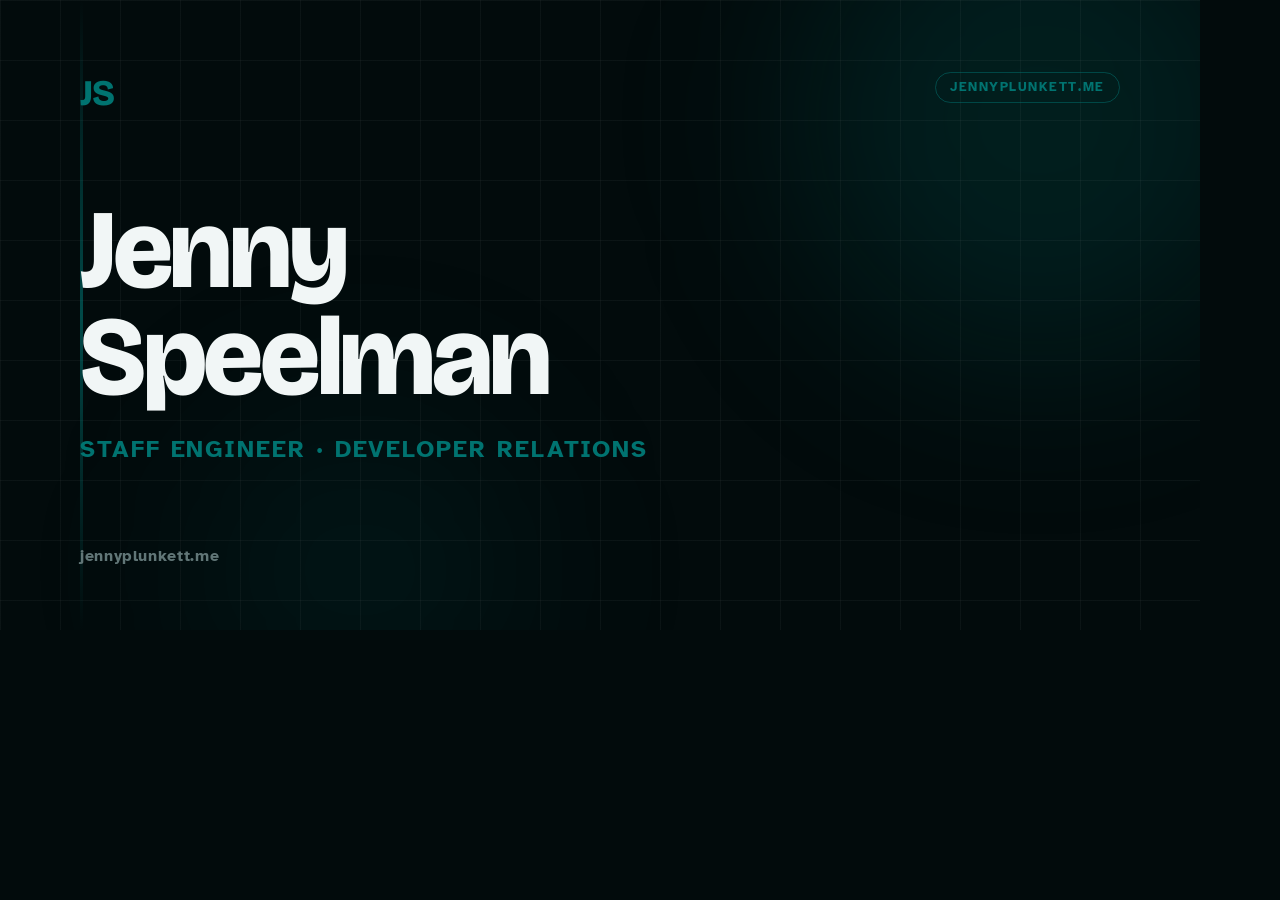
<file: og-image.html>
<!DOCTYPE html>
<html lang="en">
<head>
  <meta charset="UTF-8" />
  <meta name="viewport" content="width=1200" />
  <link rel="preconnect" href="https://fonts.googleapis.com" />
  <link rel="preconnect" href="https://fonts.gstatic.com" crossorigin />
  <link href="https://fonts.googleapis.com/css2?family=Atkinson+Hyperlegible:wght@400;700&family=Bricolage+Grotesque:wght@700;800&display=swap" rel="stylesheet" />
  <style>
    *, *::before, *::after { box-sizing: border-box; margin: 0; padding: 0; }

    body {
      width: 1200px;
      height: 630px;
      overflow: hidden;
      font-family: 'Atkinson Hyperlegible', system-ui, sans-serif;
      background: oklch(14% 0.018 200);
      color: oklch(97% 0.006 193);
      -webkit-font-smoothing: antialiased;
    }

    .card {
      width: 1200px;
      height: 630px;
      position: relative;
      display: flex;
      flex-direction: column;
      justify-content: space-between;
      padding: 72px 80px 64px;
      overflow: hidden;
    }

    /* Background glow blobs */
    .blob {
      position: absolute;
      border-radius: 50%;
      filter: blur(90px);
      pointer-events: none;
    }
    .blob-1 {
      width: 480px;
      height: 480px;
      background: oklch(48% 0.13 192 / 0.18);
      top: -120px;
      right: -80px;
    }
    .blob-2 {
      width: 320px;
      height: 320px;
      background: oklch(48% 0.13 192 / 0.10);
      bottom: -100px;
      left: 200px;
    }

    /* Subtle grid lines */
    .grid {
      position: absolute;
      inset: 0;
      background-image:
        linear-gradient(oklch(97% 0.006 193 / 0.04) 1px, transparent 1px),
        linear-gradient(90deg, oklch(97% 0.006 193 / 0.04) 1px, transparent 1px);
      background-size: 60px 60px;
    }

    .top {
      display: flex;
      align-items: flex-start;
      justify-content: space-between;
      position: relative;
      z-index: 1;
    }

    .monogram {
      font-family: 'Bricolage Grotesque', system-ui, sans-serif;
      font-size: 2.25rem;
      font-weight: 800;
      color: oklch(48% 0.13 192);
      letter-spacing: -0.03em;
    }

    .badge {
      font-family: 'Atkinson Hyperlegible', system-ui, sans-serif;
      font-size: 0.8rem;
      font-weight: 700;
      letter-spacing: 0.12em;
      text-transform: uppercase;
      color: oklch(48% 0.13 192);
      border: 1.5px solid oklch(48% 0.13 192 / 0.5);
      padding: 0.4rem 0.9rem;
      border-radius: 100px;
    }

    .main {
      position: relative;
      z-index: 1;
    }

    h1 {
      font-family: 'Bricolage Grotesque', system-ui, sans-serif;
      font-size: 7rem;
      font-weight: 800;
      line-height: 0.95;
      letter-spacing: -0.03em;
      color: oklch(97% 0.006 193);
      margin-bottom: 1.5rem;
    }

    .role {
      font-size: 1.5rem;
      font-weight: 700;
      letter-spacing: 0.08em;
      text-transform: uppercase;
      color: oklch(48% 0.13 192);
    }

    .bottom {
      display: flex;
      align-items: center;
      justify-content: flex-start;
      position: relative;
      z-index: 1;
    }

    .url {
      font-size: 1rem;
      font-weight: 700;
      color: oklch(55% 0.025 200);
      letter-spacing: 0.04em;
    }

    /* Accent line */
    .accent-line {
      position: absolute;
      left: 80px;
      top: 0;
      width: 3px;
      height: 100%;
      background: linear-gradient(to bottom, transparent, oklch(48% 0.13 192), transparent);
      opacity: 0.6;
    }
  </style>
</head>
<body>
  <div class="card">
    <div class="blob blob-1"></div>
    <div class="blob blob-2"></div>
    <div class="grid"></div>
    <div class="accent-line"></div>

    <div class="top">
      <div class="monogram">JS</div>
      <div class="badge">jennyplunkett.me</div>
    </div>

    <div class="main">
      <h1>Jenny<br>Speelman</h1>
      <div class="role">Staff Engineer · Developer Relations</div>
    </div>

    <div class="bottom">
      <span class="url">jennyplunkett.me</span>
    </div>
  </div>
</body>
</html>
</file>
<file: assets/style.css>
/* ── Fonts (self-hosted) ─────────────────────────────────────
   Mirrors Google Fonts' subsetting (latin, latin-ext, vietnamese)
   and unicode-ranges so the browser only downloads the subsets
   it needs. Bricolage Grotesque ships as a single variable-font
   file per subset covering weights 400–800. */
@font-face {
  font-family: 'Atkinson Hyperlegible';
  font-style: italic;
  font-weight: 400;
  font-display: swap;
  src: url('../fonts/atkinson-hyperlegible-400-italic-latin-ext.woff2') format('woff2');
  unicode-range: U+0100-02BA, U+02BD-02C5, U+02C7-02CC, U+02CE-02D7, U+02DD-02FF, U+0304, U+0308, U+0329, U+1D00-1DBF, U+1E00-1E9F, U+1EF2-1EFF, U+2020, U+20A0-20AB, U+20AD-20C0, U+2113, U+2C60-2C7F, U+A720-A7FF;
}
@font-face {
  font-family: 'Atkinson Hyperlegible';
  font-style: normal;
  font-weight: 400;
  font-display: swap;
  src: url('../fonts/atkinson-hyperlegible-400-normal-latin-ext.woff2') format('woff2');
  unicode-range: U+0100-02BA, U+02BD-02C5, U+02C7-02CC, U+02CE-02D7, U+02DD-02FF, U+0304, U+0308, U+0329, U+1D00-1DBF, U+1E00-1E9F, U+1EF2-1EFF, U+2020, U+20A0-20AB, U+20AD-20C0, U+2113, U+2C60-2C7F, U+A720-A7FF;
}
@font-face {
  font-family: 'Atkinson Hyperlegible';
  font-style: italic;
  font-weight: 700;
  font-display: swap;
  src: url('../fonts/atkinson-hyperlegible-700-italic-latin-ext.woff2') format('woff2');
  unicode-range: U+0100-02BA, U+02BD-02C5, U+02C7-02CC, U+02CE-02D7, U+02DD-02FF, U+0304, U+0308, U+0329, U+1D00-1DBF, U+1E00-1E9F, U+1EF2-1EFF, U+2020, U+20A0-20AB, U+20AD-20C0, U+2113, U+2C60-2C7F, U+A720-A7FF;
}
@font-face {
  font-family: 'Atkinson Hyperlegible';
  font-style: normal;
  font-weight: 700;
  font-display: swap;
  src: url('../fonts/atkinson-hyperlegible-700-normal-latin-ext.woff2') format('woff2');
  unicode-range: U+0100-02BA, U+02BD-02C5, U+02C7-02CC, U+02CE-02D7, U+02DD-02FF, U+0304, U+0308, U+0329, U+1D00-1DBF, U+1E00-1E9F, U+1EF2-1EFF, U+2020, U+20A0-20AB, U+20AD-20C0, U+2113, U+2C60-2C7F, U+A720-A7FF;
}
@font-face {
  font-family: 'Atkinson Hyperlegible';
  font-style: italic;
  font-weight: 400;
  font-display: swap;
  src: url('../fonts/atkinson-hyperlegible-400-italic-latin.woff2') format('woff2');
  unicode-range: U+0000-00FF, U+0131, U+0152-0153, U+02BB-02BC, U+02C6, U+02DA, U+02DC, U+0304, U+0308, U+0329, U+2000-206F, U+20AC, U+2122, U+2191, U+2193, U+2212, U+2215, U+FEFF, U+FFFD;
}
@font-face {
  font-family: 'Atkinson Hyperlegible';
  font-style: normal;
  font-weight: 400;
  font-display: swap;
  src: url('../fonts/atkinson-hyperlegible-400-normal-latin.woff2') format('woff2');
  unicode-range: U+0000-00FF, U+0131, U+0152-0153, U+02BB-02BC, U+02C6, U+02DA, U+02DC, U+0304, U+0308, U+0329, U+2000-206F, U+20AC, U+2122, U+2191, U+2193, U+2212, U+2215, U+FEFF, U+FFFD;
}
@font-face {
  font-family: 'Atkinson Hyperlegible';
  font-style: italic;
  font-weight: 700;
  font-display: swap;
  src: url('../fonts/atkinson-hyperlegible-700-italic-latin.woff2') format('woff2');
  unicode-range: U+0000-00FF, U+0131, U+0152-0153, U+02BB-02BC, U+02C6, U+02DA, U+02DC, U+0304, U+0308, U+0329, U+2000-206F, U+20AC, U+2122, U+2191, U+2193, U+2212, U+2215, U+FEFF, U+FFFD;
}
@font-face {
  font-family: 'Atkinson Hyperlegible';
  font-style: normal;
  font-weight: 700;
  font-display: swap;
  src: url('../fonts/atkinson-hyperlegible-700-normal-latin.woff2') format('woff2');
  unicode-range: U+0000-00FF, U+0131, U+0152-0153, U+02BB-02BC, U+02C6, U+02DA, U+02DC, U+0304, U+0308, U+0329, U+2000-206F, U+20AC, U+2122, U+2191, U+2193, U+2212, U+2215, U+FEFF, U+FFFD;
}
@font-face {
  font-family: 'Bricolage Grotesque';
  font-style: normal;
  font-weight: 400 800;
  font-display: swap;
  src: url('../fonts/bricolage-grotesque-vf-vietnamese.woff2') format('woff2');
  unicode-range: U+0102-0103, U+0110-0111, U+0128-0129, U+0168-0169, U+01A0-01A1, U+01AF-01B0, U+0300-0301, U+0303-0304, U+0308-0309, U+0323, U+0329, U+1EA0-1EF9, U+20AB;
}
@font-face {
  font-family: 'Bricolage Grotesque';
  font-style: normal;
  font-weight: 400 800;
  font-display: swap;
  src: url('../fonts/bricolage-grotesque-vf-latin-ext.woff2') format('woff2');
  unicode-range: U+0100-02BA, U+02BD-02C5, U+02C7-02CC, U+02CE-02D7, U+02DD-02FF, U+0304, U+0308, U+0329, U+1D00-1DBF, U+1E00-1E9F, U+1EF2-1EFF, U+2020, U+20A0-20AB, U+20AD-20C0, U+2113, U+2C60-2C7F, U+A720-A7FF;
}
@font-face {
  font-family: 'Bricolage Grotesque';
  font-style: normal;
  font-weight: 400 800;
  font-display: swap;
  src: url('../fonts/bricolage-grotesque-vf-latin.woff2') format('woff2');
  unicode-range: U+0000-00FF, U+0131, U+0152-0153, U+02BB-02BC, U+02C6, U+02DA, U+02DC, U+0304, U+0308, U+0329, U+2000-206F, U+20AC, U+2122, U+2191, U+2193, U+2212, U+2215, U+FEFF, U+FFFD;
}

/* ── Reset & tokens ─────────────────────────────────────────── */
*, *::before, *::after { box-sizing: border-box; margin: 0; padding: 0; }

:root {
  --bg:        oklch(98% 0.007 193);
  --bg2:       oklch(95.5% 0.010 193);
  --bg3:       oklch(92.5% 0.013 193);
  --surface:   oklch(99.5% 0.004 193);
  --border:    oklch(88% 0.013 193);
  --text:      oklch(20% 0.010 200);
  --text-muted:oklch(38% 0.010 200);
  --teal:      oklch(48% 0.13 192);
  --teal-lt:   oklch(94.5% 0.022 192);
  --teal-mid:  oklch(72% 0.08 192);
  --on-teal:   oklch(99% 0.004 193);
  --nav-bg:    oklch(98% 0.007 193 / 0.88);
  --nav-panel-bg: oklch(98% 0.007 193 / 0.97);
  --accent:    var(--teal);
  --accent2:   var(--teal);
  --accent-glow: color-mix(in oklch, var(--teal) 10%, transparent);

  --font-sans: 'Atkinson Hyperlegible', system-ui, sans-serif;
  --font-serif:'Bricolage Grotesque', system-ui, sans-serif;

  --nav-h: 64px;
  --max-w: 1100px;

  --ease: cubic-bezier(0.22, 1, 0.36, 1);

  color-scheme: light;
}

/* ── Dark mode ─────────────────────────────────────────────────
   Applied automatically if the OS prefers dark, or forced via
   [data-theme="dark"] set by the in-head script (user toggle).
   Token lightnesses verified against WCAG 2.1 AA (4.5:1 text,
   3:1 non-text).
*/
@media (prefers-color-scheme: dark) {
  :root:not([data-theme="light"]) {
    --bg:        oklch(16% 0.015 193);
    --bg2:       oklch(20% 0.018 193);
    --bg3:       oklch(24% 0.020 193);
    --surface:   oklch(19% 0.017 193);
    --border:    oklch(32% 0.020 193);
    --text:      oklch(96% 0.005 200);
    --text-muted:oklch(72% 0.012 200);
    --teal:      oklch(78% 0.13 192);
    --teal-lt:   oklch(28% 0.045 192);
    --teal-mid:  oklch(60% 0.10 192);
    --on-teal:   oklch(14% 0.015 193);
    --nav-bg:    oklch(16% 0.015 193 / 0.88);
    --nav-panel-bg: oklch(16% 0.015 193 / 0.97);
    --accent-glow: color-mix(in oklch, var(--teal) 18%, transparent);
    color-scheme: dark;
  }
}
:root[data-theme="dark"] {
  --bg:        oklch(16% 0.015 193);
  --bg2:       oklch(20% 0.018 193);
  --bg3:       oklch(24% 0.020 193);
  --surface:   oklch(19% 0.017 193);
  --border:    oklch(32% 0.020 193);
  --text:      oklch(96% 0.005 200);
  --text-muted:oklch(72% 0.012 200);
  --teal:      oklch(78% 0.13 192);
  --teal-lt:   oklch(28% 0.045 192);
  --teal-mid:  oklch(60% 0.10 192);
  --on-teal:   oklch(14% 0.015 193);
  --nav-bg:    oklch(16% 0.015 193 / 0.88);
  --nav-panel-bg: oklch(16% 0.015 193 / 0.97);
  --accent-glow: color-mix(in oklch, var(--teal) 18%, transparent);
  color-scheme: dark;
}

html { scroll-behavior: smooth; }

/* ── Accessibility utilities ─────────────────────────────────── */
.sr-only {
  position: absolute !important;
  width: 1px;
  height: 1px;
  padding: 0;
  margin: -1px;
  overflow: hidden;
  clip: rect(0, 0, 0, 0);
  white-space: nowrap;
  border: 0;
}

.skip-link {
  position: absolute;
  top: -100px;
  left: 0;
  z-index: 10000;
  padding: 0.75rem 1.25rem;
  background: var(--teal);
  color: var(--on-teal);
  font-family: var(--font-sans);
  font-size: 0.9rem;
  font-weight: 700;
  border-radius: 0 0 0.5rem 0;
  text-decoration: none;
  transition: top 0.2s var(--ease);
}
.skip-link:focus {
  top: 0;
  outline: 3px solid var(--on-teal);
  outline-offset: -5px;
}

#main { scroll-margin-top: calc(var(--nav-h) + 0.5rem); }

/* Global visible focus indicator. The dark text-color outline ensures
   3:1 contrast (SC 1.4.11) against any background, including the
   light teal-lt surfaces where a teal-only ring would fail. */
:focus-visible {
  outline: 2px solid var(--text);
  outline-offset: 2px;
}
/* Preserve rounded pill look on pill-shaped focus targets */
.btn:focus-visible,
.nav-links .nav-cta:focus-visible,
.year-btn:focus-visible,
.page-btn:focus-visible,
.badge:focus-visible,
.linkedin-fab:focus-visible {
  outline-offset: 3px;
  border-radius: 100px;
}
/* Match card border-radius so the ring traces the shape */
.writing-card:focus-visible,
.talk-card:focus-visible,
.contact-link:focus-visible,
.stat:focus-visible {
  border-radius: 0.875rem;
  outline-offset: 3px;
}

body {
  font-family: var(--font-sans);
  background: var(--bg);
  color: var(--text);
  line-height: 1.7;
  overflow-x: hidden;
  -webkit-font-smoothing: antialiased;
  -moz-osx-font-smoothing: grayscale;
}

/* ── Typography ─────────────────────────────────────────────── */
h1 { font-family: var(--font-serif); font-size: clamp(3rem, 8vw, 5.5rem); font-weight: 800; line-height: 1.05; letter-spacing: -0.02em; }
h2 { font-family: var(--font-serif); font-size: clamp(1.75rem, 4vw, 2.5rem); font-weight: 700; line-height: 1.2; }
h3 { font-size: 1.1rem; font-weight: 600; }
h4 { font-size: 0.95rem; font-weight: 600; }
p  { color: var(--text-muted); }
a  { color: inherit; text-decoration: none; }

.accent  { color: var(--teal); }
.accent2 { color: var(--teal); }

/* ── Layout ─────────────────────────────────────────────────── */
.container {
  max-width: var(--max-w);
  margin: 0 auto;
  padding: 0 2rem;
}

section { padding: 7rem 0; }

.section-label {
  font-size: 0.72rem;
  font-weight: 700;
  letter-spacing: 0.16em;
  text-transform: uppercase;
  color: var(--teal);
  margin-bottom: 1rem;
}

/* ── Nav ────────────────────────────────────────────────────── */
#nav {
  position: fixed;
  top: 0; left: 0; right: 0;
  z-index: 100;
  height: var(--nav-h);
  transition: background 0.3s var(--ease), box-shadow 0.3s var(--ease);
}

#nav::before {
  content: '';
  position: absolute;
  inset: 0;
  backdrop-filter: blur(12px);
  -webkit-backdrop-filter: blur(12px);
  opacity: 0;
  transition: opacity 0.3s var(--ease);
  pointer-events: none;
  z-index: -1;
}

#nav.scrolled {
  background: var(--nav-bg);
  box-shadow: 0 1px 0 var(--border);
}

#nav.scrolled::before {
  opacity: 1;
}

.nav-inner {
  max-width: var(--max-w);
  margin: 0 auto;
  padding: 0 2rem;
  height: 100%;
  display: flex;
  align-items: center;
  justify-content: space-between;
}

.nav-logo {
  font-family: var(--font-serif);
  font-size: 1.5rem;
  font-weight: 800;
  color: var(--teal);
  letter-spacing: -0.03em;
}

.nav-links {
  display: flex;
  list-style: none;
  gap: 2.5rem;
  align-items: center;
}

.nav-links a {
  font-size: 0.875rem;
  font-weight: 500;
  color: var(--text-muted);
  transition: color 0.2s;
  text-underline-offset: 4px;
  text-decoration-thickness: 2px;
  text-decoration-color: transparent;
  text-decoration-line: underline;
  text-decoration-skip-ink: all;
}

.nav-links a:hover,
.nav-links a:focus-visible { color: var(--text); text-decoration-color: var(--teal); }
.nav-links a.is-active { color: var(--text); font-weight: 600; text-decoration-color: var(--teal); }

.nav-links .nav-cta {
  background: var(--teal);
  color: var(--on-teal);
  padding: 0.5rem 1.25rem;
  border-radius: 100px;
  font-weight: 600;
  transition: opacity 0.2s;
}
.nav-links .nav-cta:hover { opacity: 0.85; color: var(--on-teal); }

.nav-actions {
  display: flex;
  align-items: center;
  gap: 0.25rem;
}

.nav-burger {
  display: none;
  flex-direction: column;
  align-items: center;
  justify-content: center;
  gap: 5px;
  background: none;
  border: none;
  cursor: pointer;
  min-width: 44px;
  min-height: 44px;
  padding: 10px;
}
.nav-burger span {
  display: block;
  width: 24px;
  height: 2px;
  background: var(--text);
  border-radius: 2px;
  transition: transform 0.3s, opacity 0.3s;
}

/* ── Search ─────────────────────────────────────────────────── */
.nav-search {
  background: none;
  border: none;
  cursor: pointer;
  color: var(--text-muted);
  min-width: 44px;
  min-height: 44px;
  padding: 10px;
  display: flex;
  align-items: center;
  justify-content: center;
  transition: color 0.2s;
  margin-right: 0.25rem;
}
.nav-search:hover { color: var(--teal); }

/* ── Theme toggle ──────────────────────────────────────────────
   Shows the moon in light mode (meaning "switch to dark") and
   the sun in dark mode (meaning "switch to light"). The visible
   icon is what the button will do, not the current state — that
   mirrors the aria-label. */
.nav-theme {
  background: none;
  border: none;
  cursor: pointer;
  color: var(--text-muted);
  min-width: 44px;
  min-height: 44px;
  padding: 10px;
  display: flex;
  align-items: center;
  justify-content: center;
  transition: color 0.2s;
  position: relative;
}
.nav-theme:hover { color: var(--teal); }
.nav-theme .theme-icon { display: none; }
:root:not([data-theme="dark"]) .nav-theme .theme-icon-moon { display: block; }
:root[data-theme="dark"] .nav-theme .theme-icon-sun { display: block; }
@media (prefers-color-scheme: dark) {
  :root:not([data-theme="light"]) .nav-theme .theme-icon-moon { display: none; }
  :root:not([data-theme="light"]) .nav-theme .theme-icon-sun { display: block; }
}

#searchOverlay {
  display: none;
  position: fixed;
  top: 0;
  left: 0; right: 0; bottom: 0;
  background: var(--bg);
  z-index: 200;
  overflow-y: auto;
}
#searchOverlay.open { display: flex; flex-direction: column; }

.search-header {
  position: sticky;
  top: 0;
  background: var(--bg);
  border-bottom: 1px solid var(--border);
  padding: 1rem 0;
  z-index: 1;
}

.search-input-wrap {
  display: flex;
  align-items: center;
  gap: 0.75rem;
  background: var(--surface);
  border: 1.5px solid var(--border);
  border-radius: 100px;
  padding: 0.65rem 1.25rem;
  transition: border-color 0.2s;
}
.search-input-wrap:focus-within { border-color: var(--teal); }
.search-input-wrap svg { flex-shrink: 0; color: var(--text-muted); }

#searchInput {
  flex: 1;
  border: none;
  background: transparent;
  font-size: 1rem;
  font-family: var(--font-sans);
  color: var(--text);
  outline: none;
}
#searchInput::placeholder { color: var(--text-muted); }

#searchClose {
  background: none;
  border: none;
  cursor: pointer;
  color: var(--text-muted);
  /* 44×44 CSS-px minimum target (WCAG 2.1 AA, SC 2.5.5). */
  min-width: 2.75rem;
  min-height: 2.75rem;
  padding: 0.5rem;
  display: flex;
  align-items: center;
  justify-content: center;
  border-radius: 0.5rem;
  transition: color 0.2s, background-color 0.2s;
}
#searchClose:hover { color: var(--text); }

.search-body {
  flex: 1;
  padding: 2.5rem 0;
}

#searchEmpty, #searchNoResults {
  text-align: center;
  color: var(--text-muted);
  padding: 3rem 0;
}

.search-group-header {
  font-size: 0.72rem;
  font-weight: 700;
  text-transform: uppercase;
  letter-spacing: 0.1em;
  color: var(--text-muted);
  margin-bottom: 1rem;
  display: flex;
  align-items: center;
  gap: 0.5rem;
}
.search-count {
  background: var(--teal-lt);
  color: var(--teal);
  font-size: 0.7rem;
  padding: 0.1rem 0.5rem;
  border-radius: 100px;
}
.search-results-grid {
  display: grid;
  grid-template-columns: repeat(3, 1fr);
  gap: 1rem;
  margin-bottom: 2.5rem;
}
@media (max-width: 900px) {
  .search-results-grid { grid-template-columns: repeat(2, 1fr); }
}
@media (max-width: 640px) {
  .search-results-grid { grid-template-columns: 1fr; }
}

/* ── Hero ───────────────────────────────────────────────────── */
#hero {
  min-height: 100svh;
  display: flex;
  flex-direction: column;
  justify-content: center;
  padding: calc(var(--nav-h) + 4rem) 2rem 4rem;
  position: relative;
  overflow: hidden;
  background: var(--bg);
}

#hero::before {
  content: '';
  position: absolute;
  inset: 0;
  background:
    radial-gradient(ellipse 55% 55% at 75% 35%, color-mix(in oklch, var(--teal) 11%, transparent) 0%, transparent 60%),
    radial-gradient(ellipse 40% 40% at 15% 75%, color-mix(in oklch, var(--teal) 9%, transparent) 0%, transparent 60%),
    radial-gradient(ellipse 30% 30% at 50% 98%, color-mix(in oklch, var(--teal) 5%, transparent) 0%, transparent 70%);
  pointer-events: none;
}

.hero-inner {
  max-width: var(--max-w);
  margin: 0 auto;
  width: 100%;
  display: grid;
  grid-template-columns: 1fr auto;
  gap: 4rem;
  align-items: center;
}

.hero-eyebrow {
  font-size: 0.8rem;
  font-weight: 700;
  letter-spacing: 0.12em;
  color: var(--teal);
  text-transform: uppercase;
  margin-bottom: 1rem;
}

.hero-text h1 { margin-bottom: 1.5rem; }

.hero-nee {
  font-size: 0.8rem;
  color: var(--text-muted);
  font-style: italic;
  margin-bottom: 0.75rem;
}

.hero-sub {
  font-size: 1.125rem;
  color: var(--text-muted);
  max-width: 48ch;
  margin-bottom: 1.5rem;
}

.hero-sub em { color: var(--teal); font-style: normal; font-weight: 600; }
.hero-sub em a { color: inherit; text-decoration: underline; text-underline-offset: 3px; }

.hero-badges {
  display: flex;
  flex-wrap: wrap;
  gap: 0.5rem;
  margin-bottom: 2.5rem;
}

.badge {
  font-size: 0.72rem;
  font-weight: 600;
  padding: 0.3rem 0.85rem;
  border-radius: 100px;
  background: var(--teal-lt);
  color: var(--teal);
  border: 1px solid var(--teal-mid);
}

.hero-ctas { display: flex; gap: 1rem; flex-wrap: wrap; }

/* ── Buttons ────────────────────────────────────────────────── */
.btn {
  display: inline-flex;
  align-items: center;
  gap: 0.5rem;
  padding: 0.75rem 1.75rem;
  border-radius: 100px;
  font-size: 0.9rem;
  font-weight: 600;
  transition: all 0.2s var(--ease);
  cursor: pointer;
  border: none;
}

.btn-primary {
  background: var(--teal);
  color: var(--on-teal);
}
.btn-primary:hover { opacity: 0.85; transform: translateY(-1px); }

.btn-ghost {
  background: transparent;
  color: var(--text);
  border: 1.5px solid var(--border);
}
.btn-ghost:hover { border-color: var(--teal); color: var(--teal); }

/* ── Hero photo ─────────────────────────────────────────────── */
.hero-photo {
  position: relative;
  width: 340px;
  height: 340px;
  flex-shrink: 0;
}

.photo-ring {
  position: relative;
  z-index: 2;
  width: 320px;
  height: 320px;
  border-radius: 50%;
  overflow: hidden;
  border: 3px solid var(--border);
  box-shadow: 0 0 0 8px color-mix(in oklch, var(--teal) 6%, transparent), 0 20px 60px oklch(0% 0 0 / 0.10);
}

.photo-ring img {
  width: 100%;
  height: 100%;
  object-fit: cover;
  object-position: center top;
  filter: grayscale(1) sepia(0.4) hue-rotate(157deg) saturate(0.5);
  transition: filter 0.4s;
}

@media (prefers-color-scheme: dark) {
  :root:not([data-theme="light"]) .photo-ring img {
    filter: grayscale(1) sepia(0.35) hue-rotate(157deg) saturate(0.4) brightness(0.8);
  }
}
:root[data-theme="dark"] .photo-ring img {
  filter: grayscale(1) sepia(0.35) hue-rotate(157deg) saturate(0.4) brightness(0.8);
}

.photo-blob {
  position: absolute;
  inset: -20px;
  border-radius: 50%;
  background: radial-gradient(circle, color-mix(in oklch, var(--teal) 8%, transparent) 0%, color-mix(in oklch, var(--teal) 6%, transparent) 50%, transparent 70%);
  z-index: 1;
  animation: pulse 5s ease-in-out infinite;
}

@keyframes pulse {
  0%, 100% { transform: scale(1); opacity: 1; }
  50% { transform: scale(1.05); opacity: 0.6; }
}

/* ── Hero scroll hint ───────────────────────────────────────── */
.hero-scroll-hint {
  display: flex;
  flex-direction: column;
  align-items: center;
  gap: 0.5rem;
  position: absolute;
  bottom: 2.5rem;
  left: 50%;
  transform: translateX(-50%);
  color: var(--text-muted);
  font-size: 0.68rem;
  letter-spacing: 0.12em;
  text-transform: uppercase;
}

.scroll-line {
  width: 1px;
  height: 40px;
  background: linear-gradient(to bottom, var(--teal), transparent);
  animation: scrollDrop 2.2s ease-in-out infinite;
}

@keyframes scrollDrop {
  0% { transform: scaleY(0); transform-origin: top; }
  50% { transform: scaleY(1); transform-origin: top; }
  51% { transform: scaleY(1); transform-origin: bottom; }
  100% { transform: scaleY(0); transform-origin: bottom; }
}

/* ── About ──────────────────────────────────────────────────── */
#about { background: var(--bg2); }

.about-grid {
  display: grid;
  grid-template-columns: 1fr 1fr;
  gap: 5rem;
  align-items: center;
}

.about-text h2 { margin-bottom: 1.25rem; }
.about-text p { margin-bottom: 1rem; }
.about-text p:last-child { margin-bottom: 0; }

.about-stats {
  display: grid;
  grid-template-columns: 1fr 1fr;
  gap: 1.25rem;
}

.stat {
  display: flex;
  flex-direction: column;
  gap: 0.25rem;
  padding: 1.5rem;
  background: var(--surface);
  border: 1px solid var(--border);
  border-radius: 1rem;
  transition: border-color 0.2s, transform 0.2s, box-shadow 0.2s;
}
.stat:hover { border-color: var(--teal); transform: translateY(-2px); box-shadow: 0 4px 20px color-mix(in oklch, var(--teal) 8%, transparent); }

.stat-number {
  font-family: var(--font-serif);
  font-size: 2.25rem;
  font-weight: 800;
  color: var(--teal);
  line-height: 1;
}

.stat-label {
  font-size: 0.78rem;
  color: var(--text-muted);
  font-weight: 500;
}

/* ── Timeline ───────────────────────────────────────────────── */
.timeline {
  position: relative;
  margin-top: 3rem;
  padding-left: 2rem;
}

.timeline::before {
  content: '';
  position: absolute;
  left: 0;
  top: 8px;
  bottom: 0;
  width: 2px;
  background: linear-gradient(to bottom, var(--teal), var(--teal), transparent);
  border-radius: 2px;
}

.timeline-item {
  position: relative;
  margin-bottom: 2.5rem;
  opacity: 0;
  transform: translateY(20px);
  transition: opacity 0.5s var(--ease), transform 0.5s var(--ease);
}
.timeline-item.visible { opacity: 1; transform: none; }

.timeline-marker {
  position: absolute;
  left: calc(-2rem - 4px);
  top: 0;
  width: 10px;
  height: 10px;
  border-radius: 50%;
  background: var(--teal);
  border: 2px solid var(--bg);
  box-shadow: 0 0 0 3px color-mix(in oklch, var(--teal) 15%, transparent);
}

.timeline-content {
  padding: 1.5rem 1.75rem;
  background: var(--surface);
  border: 1px solid var(--border);
  border-radius: 1rem;
  transition: border-color 0.2s, box-shadow 0.2s;
}
.timeline-content:hover { border-color: var(--teal); box-shadow: 0 4px 20px color-mix(in oklch, var(--teal) 7%, transparent); }

.timeline-meta {
  display: flex;
  align-items: center;
  justify-content: space-between;
  flex-wrap: wrap;
  gap: 0.5rem;
  margin-bottom: 0.4rem;
}

.timeline-company {
  font-size: 0.72rem;
  font-weight: 700;
  text-transform: uppercase;
  letter-spacing: 0.1em;
  color: var(--teal);
}

.timeline-period {
  font-size: 0.75rem;
  color: var(--text-muted);
}

.timeline-content h3 { margin-bottom: 0.4rem; font-size: 1rem; }
.timeline-content p { font-size: 0.875rem; }

/* ── Book ───────────────────────────────────────────────────── */
#book { background: var(--bg2); }

.book-card {
  display: grid;
  grid-template-columns: 1fr auto;
  gap: 4rem;
  align-items: center;
  padding: 3rem;
  background: var(--surface);
  border: 1px solid var(--border);
  border-radius: 1.5rem;
  position: relative;
  overflow: hidden;
  box-shadow: 0 4px 40px oklch(0% 0 0 / 0.06);
}

.book-card::before {
  content: '';
  position: absolute;
  inset: 0;
  background: radial-gradient(ellipse 50% 70% at 85% 50%, color-mix(in oklch, var(--teal) 5%, transparent) 0%, transparent 60%);
  pointer-events: none;
}

.book-text h2 { margin-bottom: 0.25rem; }

.book-subtitle {
  color: var(--teal);
  font-size: 1rem;
  font-weight: 600;
  margin-bottom: 1rem;
}
.book-text p { margin-bottom: 1.5rem; max-width: 55ch; }

.book-cover-img {
  flex-shrink: 0;
}

.book-cover-link {
  display: inline-block;
  border-radius: 6px;
}

.book-cover-link:focus-visible {
  outline-offset: 3px;
  border-radius: 6px;
}

.book-cover-img img {
  width: 200px;
  height: auto;
  border-radius: 6px;
  box-shadow: -6px 6px 24px oklch(0% 0 0 / 0.18), 0 2px 8px oklch(0% 0 0 / 0.10);
  display: block;
  transition: transform 0.3s ease, box-shadow 0.3s ease;
}

.book-cover-img img:hover {
  transform: translateY(-4px) rotate(-1deg);
  box-shadow: -8px 12px 32px oklch(0% 0 0 / 0.22), 0 4px 12px oklch(0% 0 0 / 0.12);
}

/* ── Writing ────────────────────────────────────────────────── */
#writing h2 { margin-bottom: 2.5rem; }

.writing-group { margin-bottom: 3.5rem; }

.writing-group-label {
  font-size: 0.72rem;
  font-weight: 700;
  letter-spacing: 0.14em;
  text-transform: uppercase;
  color: var(--teal);
  margin-bottom: 1rem;
  padding-bottom: 0.75rem;
  border-bottom: 2px solid var(--teal-lt);
  display: flex;
  align-items: center;
  gap: 0.5rem;
}

.writing-grid {
  display: grid;
  grid-template-columns: repeat(auto-fill, minmax(260px, 1fr));
  gap: 1rem;
}

.writing-card {
  display: flex;
  flex-direction: column;
  gap: 0.5rem;
  padding: 1.25rem 1.5rem;
  background: var(--surface);
  border: 1px solid var(--border);
  border-radius: 0.875rem;
  transition: border-color 0.2s var(--ease), transform 0.2s var(--ease), box-shadow 0.2s var(--ease);
}

.writing-card:hover {
  border-color: var(--teal);
  transform: translateY(-2px);
  box-shadow: 0 6px 24px color-mix(in oklch, var(--teal) 9%, transparent);
}

.writing-card--featured {
  grid-column: span 2;
  background: var(--teal-lt);
  border-color: var(--teal-mid);
}
.writing-card--featured:hover {
  border-color: var(--teal);
  box-shadow: 0 6px 24px color-mix(in oklch, var(--teal) 12%, transparent);
}

.writing-tag {
  font-size: 0.68rem;
  font-weight: 700;
  letter-spacing: 0.1em;
  text-transform: uppercase;
  color: var(--teal);
  display: flex;
  align-items: center;
  gap: 0.35rem;
}

.writing-card--featured .writing-tag { color: var(--teal); }
.writing-card--featured .writing-cta { color: var(--teal); }

.writing-card h4 { flex: 1; font-size: 0.875rem; line-height: 1.4; color: var(--text); font-weight: 500; }
.writing-card--featured h4 { font-size: 0.9rem; line-height: 1.45; font-weight: 600; }

.writing-cta {
  font-size: 0.75rem;
  font-weight: 700;
  color: var(--teal);
  margin-top: auto;
  transition: letter-spacing 0.2s;
}
.writing-card:hover .writing-cta { letter-spacing: 0.03em; }

/* ── Talks ──────────────────────────────────────────────────── */
#speaking { background: var(--bg2); }
.section-intro { color: var(--text-muted); margin-bottom: 2.5rem; max-width: 65ch; }

/* Year filter */
.year-filter {
  display: flex;
  flex-wrap: wrap;
  gap: 0.5rem;
  margin-bottom: 2.5rem;
}

.year-btn {
  font-size: 0.8rem;
  font-weight: 700;
  min-height: 44px;
  padding: 0.5rem 1rem;
  border-radius: 100px;
  border: 1.5px solid var(--border);
  background: var(--surface);
  color: var(--text-muted);
  cursor: pointer;
  transition: all 0.15s;
}
.year-btn:hover {
  background: var(--teal);
  border-color: var(--teal);
  color: var(--on-teal);
}
/* Active state uses non-color cues so it stays distinct under any
   color-vision deficiency (SC 1.4.1): inset ring + bolder weight. */
.year-btn.active {
  background: var(--teal);
  border-color: var(--text);
  color: var(--on-teal);
  font-weight: 800;
  box-shadow: inset 0 0 0 2px var(--on-teal);
}

.talks-grid {
  display: grid;
  grid-template-columns: repeat(auto-fill, minmax(280px, 1fr));
  gap: 1rem;
}

.talk-card {
  padding: 1.25rem 1.5rem;
  background: var(--surface);
  border: 1px solid var(--border);
  border-radius: 0.875rem;
  display: flex;
  flex-direction: column;
  gap: 0.4rem;
  transition: border-color 0.2s, transform 0.2s, box-shadow 0.2s;
}
.talk-card:hover {
  border-color: var(--teal);
  transform: translateY(-2px);
  box-shadow: 0 6px 24px color-mix(in oklch, var(--teal) 8%, transparent);
}

.talk-meta {
  font-size: 0.68rem;
  font-weight: 700;
  letter-spacing: 0.08em;
  text-transform: uppercase;
  color: var(--teal);
}

.talk-card h3 { font-size: 0.875rem; line-height: 1.45; color: var(--text); font-weight: 500; }

.talk-card .talk-type {
  font-size: 0.65rem;
  font-weight: 600;
  padding: 0.15rem 0.5rem;
  border-radius: 100px;
  background: var(--teal-lt);
  color: var(--teal);
  align-self: flex-start;
  margin-top: 0.25rem;
  display: inline-flex;
  align-items: center;
  gap: 0.3rem;
}

.card-icon {
  flex-shrink: 0;
  vertical-align: middle;
}

/* ── Contact ────────────────────────────────────────────────── */
#contact {
  position: relative;
  overflow: hidden;
  padding-bottom: 6rem;
}

#contact::before {
  content: '';
  position: absolute;
  inset: 0;
  background:
    radial-gradient(ellipse 50% 50% at 30% 50%, color-mix(in oklch, var(--teal) 5%, transparent) 0%, transparent 60%),
    radial-gradient(ellipse 40% 40% at 70% 50%, color-mix(in oklch, var(--teal) 5%, transparent) 0%, transparent 60%);
  pointer-events: none;
}

.contact-inner {
  max-width: 600px;
  margin: 0 auto;
  text-align: center;
}

.contact-inner h2 { margin-bottom: 2.5rem; }
.contact-inner > p { margin-bottom: 2.5rem; }

.contact-links {
  display: flex;
  flex-direction: column;
  gap: 0.875rem;
  align-items: stretch;
}

.contact-link {
  display: flex;
  align-items: center;
  gap: 1rem;
  padding: 1.1rem 1.75rem;
  background: var(--surface);
  border: 1.5px solid var(--border);
  border-radius: 0.875rem;
  font-size: 0.95rem;
  font-weight: 500;
  transition: border-color 0.2s, transform 0.2s, box-shadow 0.2s;
}
.contact-link:hover {
  border-color: var(--teal);
  transform: translateY(-2px);
  box-shadow: 0 4px 16px color-mix(in oklch, var(--teal) 9%, transparent);
}
.contact-link svg {
  width: 20px;
  height: 20px;
  color: var(--teal);
  flex-shrink: 0;
}

/* ── Footer ─────────────────────────────────────────────────── */
footer {
  padding: 2rem 0;
  border-top: 1px solid var(--border);
  text-align: center;
  background: var(--bg2);
}
footer p { font-size: 0.8rem; color: var(--text-muted); }

/* ── Animations ─────────────────────────────────────────────── */
@keyframes fadeInUp {
  from { opacity: 0; transform: translateY(16px); }
  to   { opacity: 1; transform: translateY(0); }
}

.fade-in {
  opacity: 0;
  transform: translateY(24px);
  transition: opacity 0.6s var(--ease), transform 0.6s var(--ease);
}
.fade-in.visible { opacity: 1; transform: none; }

/* ── Pagination ─────────────────────────────────────────────── */
.pagination {
  display: flex;
  align-items: center;
  justify-content: center;
  gap: 1rem;
  margin-top: 1.5rem;
}

.page-btn {
  font-family: var(--font-sans);
  font-size: 0.85rem;
  font-weight: 600;
  min-height: 44px;
  padding: 0.75rem 1.25rem;
  border-radius: 100px;
  border: 1.5px solid var(--border);
  background: var(--surface);
  color: var(--text-muted);
  cursor: pointer;
  transition: all 0.15s;
}
.page-btn:hover:not(:disabled) {
  border-color: var(--teal);
  color: var(--teal);
}
.page-btn:disabled {
  opacity: 0.45;
  cursor: not-allowed;
  border-style: dashed;
}

.page-info {
  font-size: 0.78rem;
  font-weight: 600;
  color: var(--text-muted);
  min-width: 3rem;
  text-align: center;
}

/* ── Responsive ─────────────────────────────────────────────── */
@media (max-width: 900px) {
  .hero-inner { grid-template-columns: 1fr; gap: 2.5rem; }
  .hero-photo { width: 220px; height: 220px; margin: 0 auto; }
  .photo-ring { width: 200px; height: 200px; }
  .hero-text { order: 1; }
  .hero-photo { order: 0; }
  .about-grid { grid-template-columns: 1fr; gap: 2.5rem; }
  .book-card { grid-template-columns: 1fr; gap: 2rem; }
  .book-cover-img { display: none; }
  .writing-card--featured { grid-column: span 1; }
}

@media (max-width: 640px) {
  section { padding: 4rem 0; }
  .container { padding: 0 1.25rem; }

  .hero-photo { display: none; }

  /* Nav — full-screen overlay */
  @keyframes nav-item-enter {
    from { opacity: 0; transform: translateY(-8px); }
    to   { opacity: 1; transform: translateY(0); }
  }
  .nav-links {
    display: flex;
    flex-direction: column;
    position: fixed;
    inset: var(--nav-h) 0 0 0;
    background: var(--nav-panel-bg);
    backdrop-filter: blur(12px);
    -webkit-backdrop-filter: blur(12px);
    align-items: flex-start;
    justify-content: flex-start;
    padding: 2rem 1.75rem;
    gap: 0.25rem;
    font-size: 1.5rem;
    z-index: 99;
    opacity: 0;
    visibility: hidden;
    pointer-events: none;
    transition: opacity 0.22s ease, visibility 0s linear 0.22s;
  }
  .nav-links.open {
    opacity: 1;
    visibility: visible;
    pointer-events: auto;
    transition: opacity 0.22s ease;
  }
  .nav-links.is-closing {
    opacity: 0;
    visibility: visible;
    pointer-events: none;
    transition: opacity 0.18s ease;
  }
  .nav-links.open li {
    animation: nav-item-enter 0.3s cubic-bezier(0.25, 1, 0.5, 1) both;
  }
  .nav-links.open li:nth-child(1) { animation-delay: 0.07s; }
  .nav-links.open li:nth-child(2) { animation-delay: 0.12s; }
  .nav-links.open li:nth-child(3) { animation-delay: 0.17s; }
  .nav-links.open li:nth-child(4) { animation-delay: 0.22s; }
  .nav-links.open li:nth-child(5) { animation-delay: 0.27s; }
  .nav-links li { padding: 0.5rem 0; }
  .nav-links a:not(.nav-cta) { color: var(--text); }

  /* Burger → X */
  .nav-burger { display: flex; }
  .nav-burger.open span:nth-child(1) { transform: translateY(7px) rotate(45deg); }
  .nav-burger.open span:nth-child(2) { opacity: 0; transform: scaleX(0); }
  .nav-burger.open span:nth-child(3) { transform: translateY(-7px) rotate(-45deg); }

  /* Hero */
  .hero-text h1 { font-size: 3rem; }
  .hero-sub { font-size: 1rem; }
  .hero-ctas { flex-direction: column; }
  .hero-ctas .btn { text-align: center; justify-content: center; }
  .hero-scroll-hint { display: none; }

  /* About */
  .about-stats { grid-template-columns: 1fr 1fr; gap: 0.75rem; }
  .stat { padding: 1.25rem; }
  .stat-number { font-size: 2rem; }

  /* Timeline */
  .timeline { padding-left: 1.5rem; }
  .timeline-marker { left: calc(-1.5rem - 4px); }
  .timeline-content { padding: 1.25rem; }

  /* Book */
  .book-card { padding: 1.75rem; }

  /* Writing */
  .writing-grid { grid-template-columns: 1fr; }

  /* Talks */
  .talks-grid { grid-template-columns: 1fr; }
  .year-filter { gap: 0.4rem; }
  .year-btn { padding: 0.4rem 0.9rem; font-size: 0.75rem; }

  /* Contact */
  .contact-link { font-size: 0.85rem; padding: 1rem 1.25rem; }
}

/* ── LinkedIn Connect FAB ── */

@keyframes fab-enter {
  from { opacity: 0; transform: translateY(1.75rem) scale(0.82); }
  to   { opacity: 1; transform: translateY(0) scale(1); }
}

@keyframes fab-beat {
  0%   { transform: scale(1); }
  40%  { transform: scale(1.10); }
  70%  { transform: scale(0.97); }
  100% { transform: scale(1); }
}

@keyframes sheet-content-up {
  from { opacity: 0; transform: translateY(10px); }
  to   { opacity: 1; transform: translateY(0); }
}

.linkedin-fab {
  display: none;
  position: fixed;
  bottom: max(1.5rem, env(safe-area-inset-bottom, 0px) + 1rem);
  right: max(1.25rem, env(safe-area-inset-right, 0px) + 1rem);
  z-index: 900;
  align-items: center;
  gap: 0.5rem;
  padding: 0.75rem 1.25rem 0.75rem 1rem;
  background: var(--teal);
  color: var(--on-teal);
  border: none;
  border-radius: 9999px;
  font-family: inherit;
  font-size: 0.9rem;
  font-weight: 600;
  letter-spacing: 0.01em;
  cursor: pointer;
  box-shadow: 0 4px 20px color-mix(in oklch, var(--teal) 40%, transparent), 0 2px 8px oklch(0% 0 0 / 0.12);
  transition: transform 0.2s cubic-bezier(0.25, 1, 0.5, 1),
              box-shadow 0.2s cubic-bezier(0.25, 1, 0.5, 1),
              opacity 0.22s ease;
  animation: fab-enter 0.52s cubic-bezier(0.22, 1, 0.36, 1) 0.65s both;
}
.linkedin-fab svg {
  transition: transform 0.2s cubic-bezier(0.25, 1, 0.5, 1);
}
.linkedin-fab:hover {
  transform: translateY(-4px) scale(1.03);
  box-shadow: 0 8px 30px color-mix(in oklch, var(--teal) 52%, transparent), 0 4px 12px oklch(0% 0 0 / 0.14);
}
.linkedin-fab:hover svg { transform: scale(1.12); }
.linkedin-fab:active {
  transform: scale(0.92);
  transition: transform 0.08s ease;
}
.linkedin-fab.fab-beat {
  animation: fab-beat 0.48s cubic-bezier(0.25, 1, 0.5, 1);
}
.linkedin-fab.is-hidden {
  animation: none;
  opacity: 0;
  transform: translateY(1rem) scale(0.85);
  pointer-events: none;
}

@media (max-width: 767px) {
  .linkedin-fab { display: flex; }
}

@media (max-width: 767px) and (orientation: landscape) {
  .linkedin-fab {
    bottom: max(0.75rem, env(safe-area-inset-bottom, 0px) + 0.5rem);
    right: max(1rem, env(safe-area-inset-right, 0px) + 0.75rem);
    padding: 0.6rem 1rem 0.6rem 0.85rem;
    font-size: 0.82rem;
  }
}

/* ── LinkedIn Bottom Sheet ── */
.linkedin-overlay {
  display: flex;
  position: fixed;
  inset: 0;
  z-index: 1000;
  background: oklch(0% 0 0 / 0.45);
  backdrop-filter: blur(4px);
  -webkit-backdrop-filter: blur(4px);
  align-items: flex-end;
  justify-content: center;
  opacity: 0;
  visibility: hidden;
  pointer-events: none;
  transition: opacity 0.28s ease, visibility 0s linear 0.28s;
}
.linkedin-overlay.is-open {
  opacity: 1;
  visibility: visible;
  pointer-events: auto;
  transition: opacity 0.28s ease;
}
.linkedin-overlay.is-closing {
  opacity: 0;
  visibility: visible;
  pointer-events: none;
  transition: opacity 0.22s ease;
}
.linkedin-sheet {
  position: relative;
  width: 100%;
  max-width: 480px;
  background: var(--surface);
  border-radius: 1.5rem 1.5rem 0 0;
  padding: 1rem 1.75rem 2.5rem;
  transform: translateY(100%);
  transition: transform 0.32s cubic-bezier(0.32, 0.72, 0, 1);
  box-shadow: 0 -8px 40px oklch(0% 0 0 / 0.12);
}
.linkedin-overlay.is-open .linkedin-sheet { transform: translateY(0); }
.linkedin-overlay.is-closing .linkedin-sheet {
  transform: translateY(105%);
  transition: transform 0.24s cubic-bezier(0.4, 0, 1, 1);
}

/* Staggered entrance for sheet content */
.linkedin-overlay.is-open .linkedin-sheet-header {
  animation: sheet-content-up 0.35s cubic-bezier(0.25, 1, 0.5, 1) 0.15s both;
}
.linkedin-overlay.is-open .linkedin-qr-wrap {
  animation: sheet-content-up 0.35s cubic-bezier(0.25, 1, 0.5, 1) 0.24s both;
}
.linkedin-overlay.is-open .linkedin-sheet-actions {
  animation: sheet-content-up 0.35s cubic-bezier(0.25, 1, 0.5, 1) 0.3s both;
}

.linkedin-sheet-handle {
  width: 2.5rem;
  height: 4px;
  background: var(--border);
  border-radius: 9999px;
  margin: 0 auto 1.25rem;
}
.linkedin-sheet-close {
  position: absolute;
  top: 1.25rem;
  right: 1.25rem;
  z-index: 1;
  background: var(--bg2);
  border: none;
  border-radius: 50%;
  width: 2.75rem;
  height: 2.75rem;
  display: flex;
  align-items: center;
  justify-content: center;
  cursor: pointer;
  color: var(--text-muted);
  transition: background 0.15s ease, color 0.15s ease;
}
.linkedin-sheet-close:hover { background: var(--bg3); color: var(--text); }

.linkedin-sheet-header { text-align: center; margin-bottom: 1.5rem; }
.linkedin-sheet-label {
  font-size: 0.75rem;
  font-weight: 600;
  letter-spacing: 0.08em;
  text-transform: uppercase;
  color: var(--teal);
  margin: 0 0 0.3rem;
}
.linkedin-sheet-title {
  font-size: 1.4rem;
  font-weight: 700;
  color: var(--text);
  margin: 0 0 0.2rem;
}
.linkedin-sheet-sub {
  font-size: 0.8rem;
  color: var(--text-muted);
  margin: 0;
}

.linkedin-qr-wrap {
  display: flex;
  justify-content: center;
  margin-bottom: 1.5rem;
}
.linkedin-qr-inner {
  padding: 1rem;
  background: #fff;
  border-radius: 1rem;
  border: 2px solid var(--teal-lt);
  box-shadow: 0 4px 20px color-mix(in oklch, var(--teal) 10%, transparent);
  line-height: 0;
}
#linkedinQR img, #linkedinQR canvas { border-radius: 4px; display: block; }

.linkedin-sheet-actions {
  display: flex;
  gap: 0.75rem;
}
.linkedin-btn {
  flex: 1;
  display: flex;
  align-items: center;
  justify-content: center;
  gap: 0.4rem;
  padding: 0.8rem 1rem;
  border-radius: 0.75rem;
  font-family: inherit;
  font-size: 0.9rem;
  font-weight: 600;
  cursor: pointer;
  text-decoration: none;
  border: none;
  transition: transform 0.15s ease, box-shadow 0.15s ease, opacity 0.15s ease;
}
.linkedin-btn:hover { transform: translateY(-1px); }
.linkedin-btn:active { transform: translateY(0); opacity: 0.85; }
.linkedin-btn-primary {
  background: var(--teal);
  color: var(--on-teal);
  box-shadow: 0 3px 14px color-mix(in oklch, var(--teal) 35%, transparent);
}
.linkedin-btn-secondary {
  background: var(--teal-lt);
  color: var(--teal);
}

@media (max-width: 767px) and (orientation: landscape) {
  .linkedin-overlay { align-items: flex-end; }
  .linkedin-sheet {
    max-height: calc(90dvh - env(safe-area-inset-top, 0px));
    overflow-y: auto;
    -webkit-overflow-scrolling: touch;
    scrollbar-width: none;
    padding: 0.6rem 1.25rem max(0.75rem, env(safe-area-inset-bottom, 0px) + 0.5rem);
    border-radius: 1rem 1rem 0 0;
  }
  .linkedin-sheet::-webkit-scrollbar { display: none; }
  .linkedin-sheet-handle { margin-bottom: 0.5rem; }
  .linkedin-sheet-header { margin-bottom: 0.6rem; }
  .linkedin-sheet-title { font-size: 1.1rem; }
  .linkedin-qr-wrap { margin-bottom: 0.6rem; }
  .linkedin-qr-inner { padding: 0.6rem; }
  #linkedinQR img { max-width: 120px !important; height: auto !important; }
  #linkedinQR canvas { max-width: 120px !important; max-height: 120px !important; }
}

@media (prefers-reduced-motion: reduce) {
  html { scroll-behavior: auto; }

  *, *::before, *::after {
    animation-duration: 0.01ms !important;
    animation-iteration-count: 1 !important;
    transition-duration: 0.01ms !important;
    scroll-behavior: auto !important;
  }

  .photo-blob,
  .scroll-line,
  .timeline-item,
  .nav-links,
  .nav-links.open,
  .nav-links.is-closing,
  .nav-links.open li,
  .nav-burger span,
  .linkedin-fab,
  .linkedin-fab.fab-beat,
  .linkedin-overlay,
  .linkedin-overlay.is-open,
  .linkedin-overlay.is-closing,
  .linkedin-overlay.is-open .linkedin-sheet,
  .linkedin-overlay.is-closing .linkedin-sheet,
  .linkedin-overlay.is-open .linkedin-sheet-header,
  .linkedin-overlay.is-open .linkedin-qr-wrap,
  .linkedin-overlay.is-open .linkedin-sheet-actions {
    animation: none !important;
    transition-duration: 0.01ms !important;
  }

  .timeline-item { opacity: 1 !important; transform: none !important; }
  .scroll-line { animation: none !important; opacity: 0.6; }

  /* Force sheet-content-up animated descendants to their final state so
     they never get stuck on the `from { opacity: 0 }` keyframe. */
  .linkedin-overlay.is-open .linkedin-sheet-header,
  .linkedin-overlay.is-open .linkedin-qr-wrap,
  .linkedin-overlay.is-open .linkedin-sheet-actions {
    opacity: 1 !important;
    transform: none !important;
  }
}
</file>
